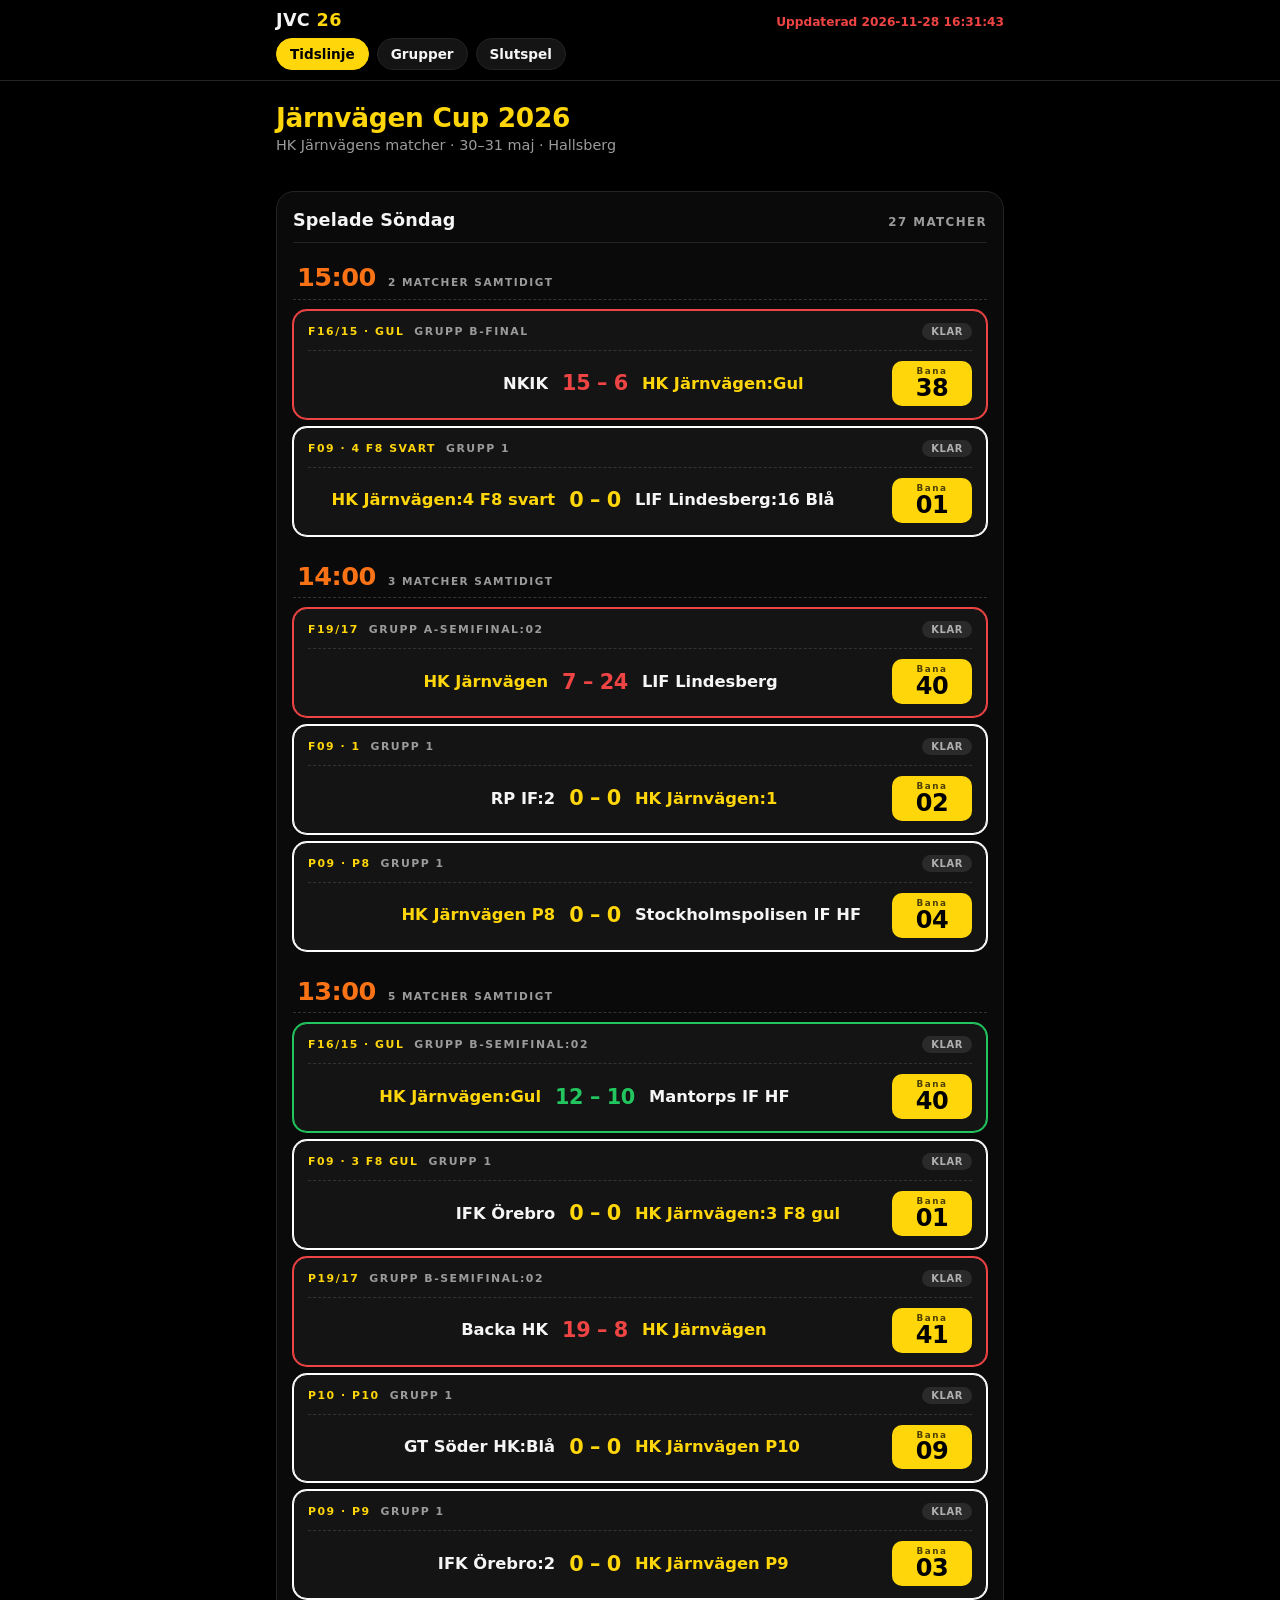
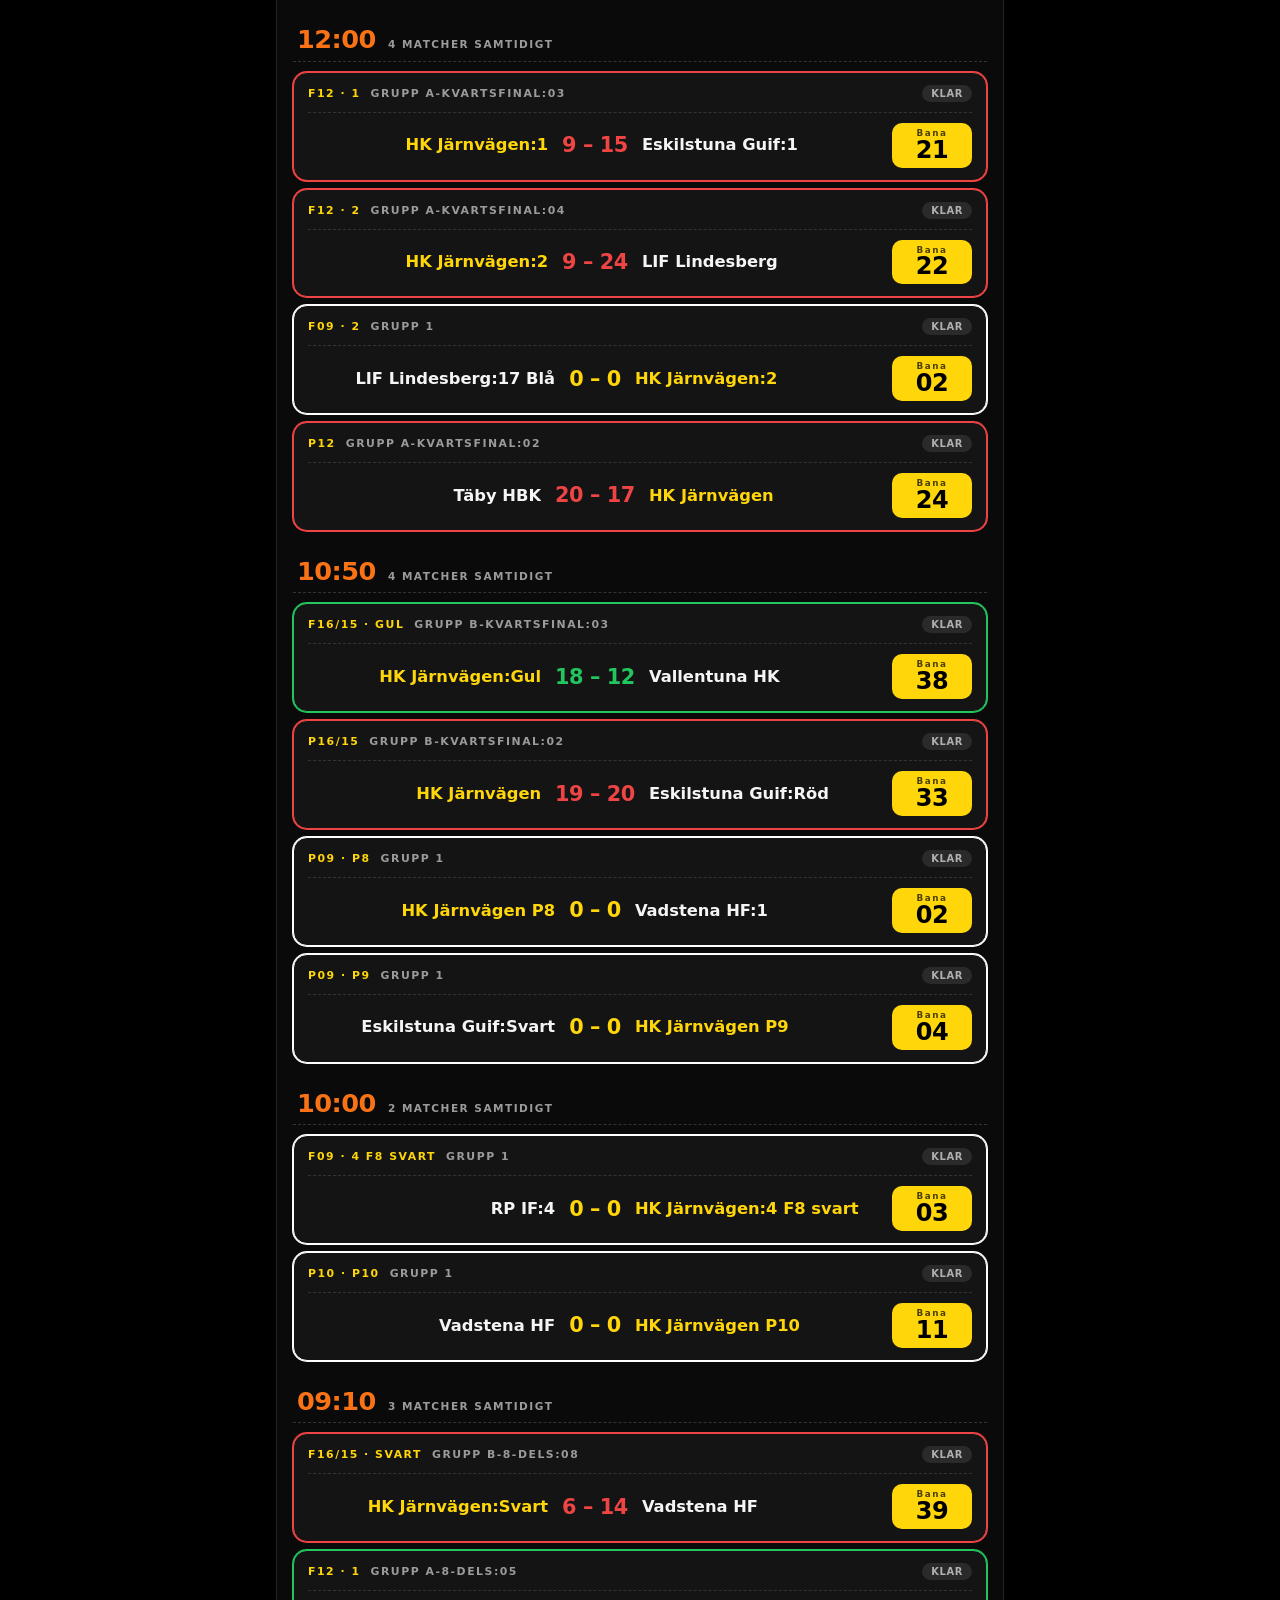
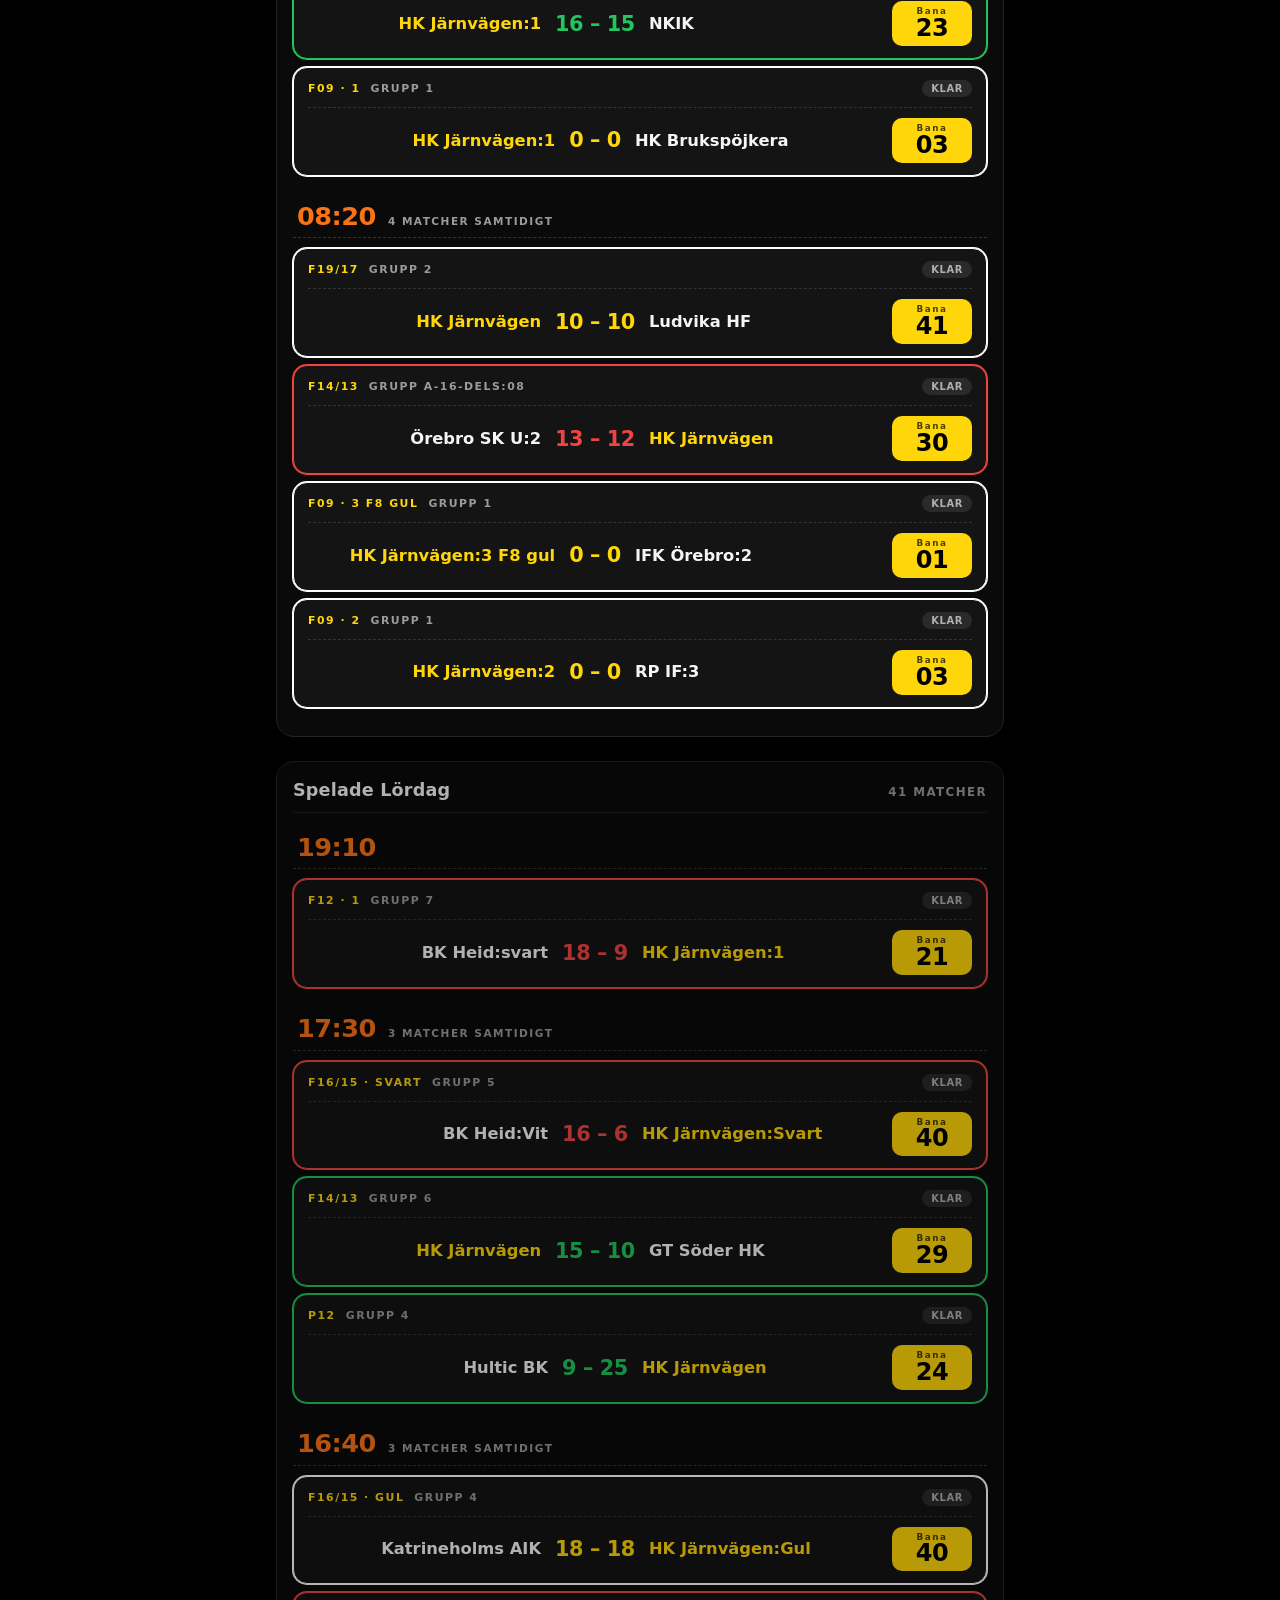
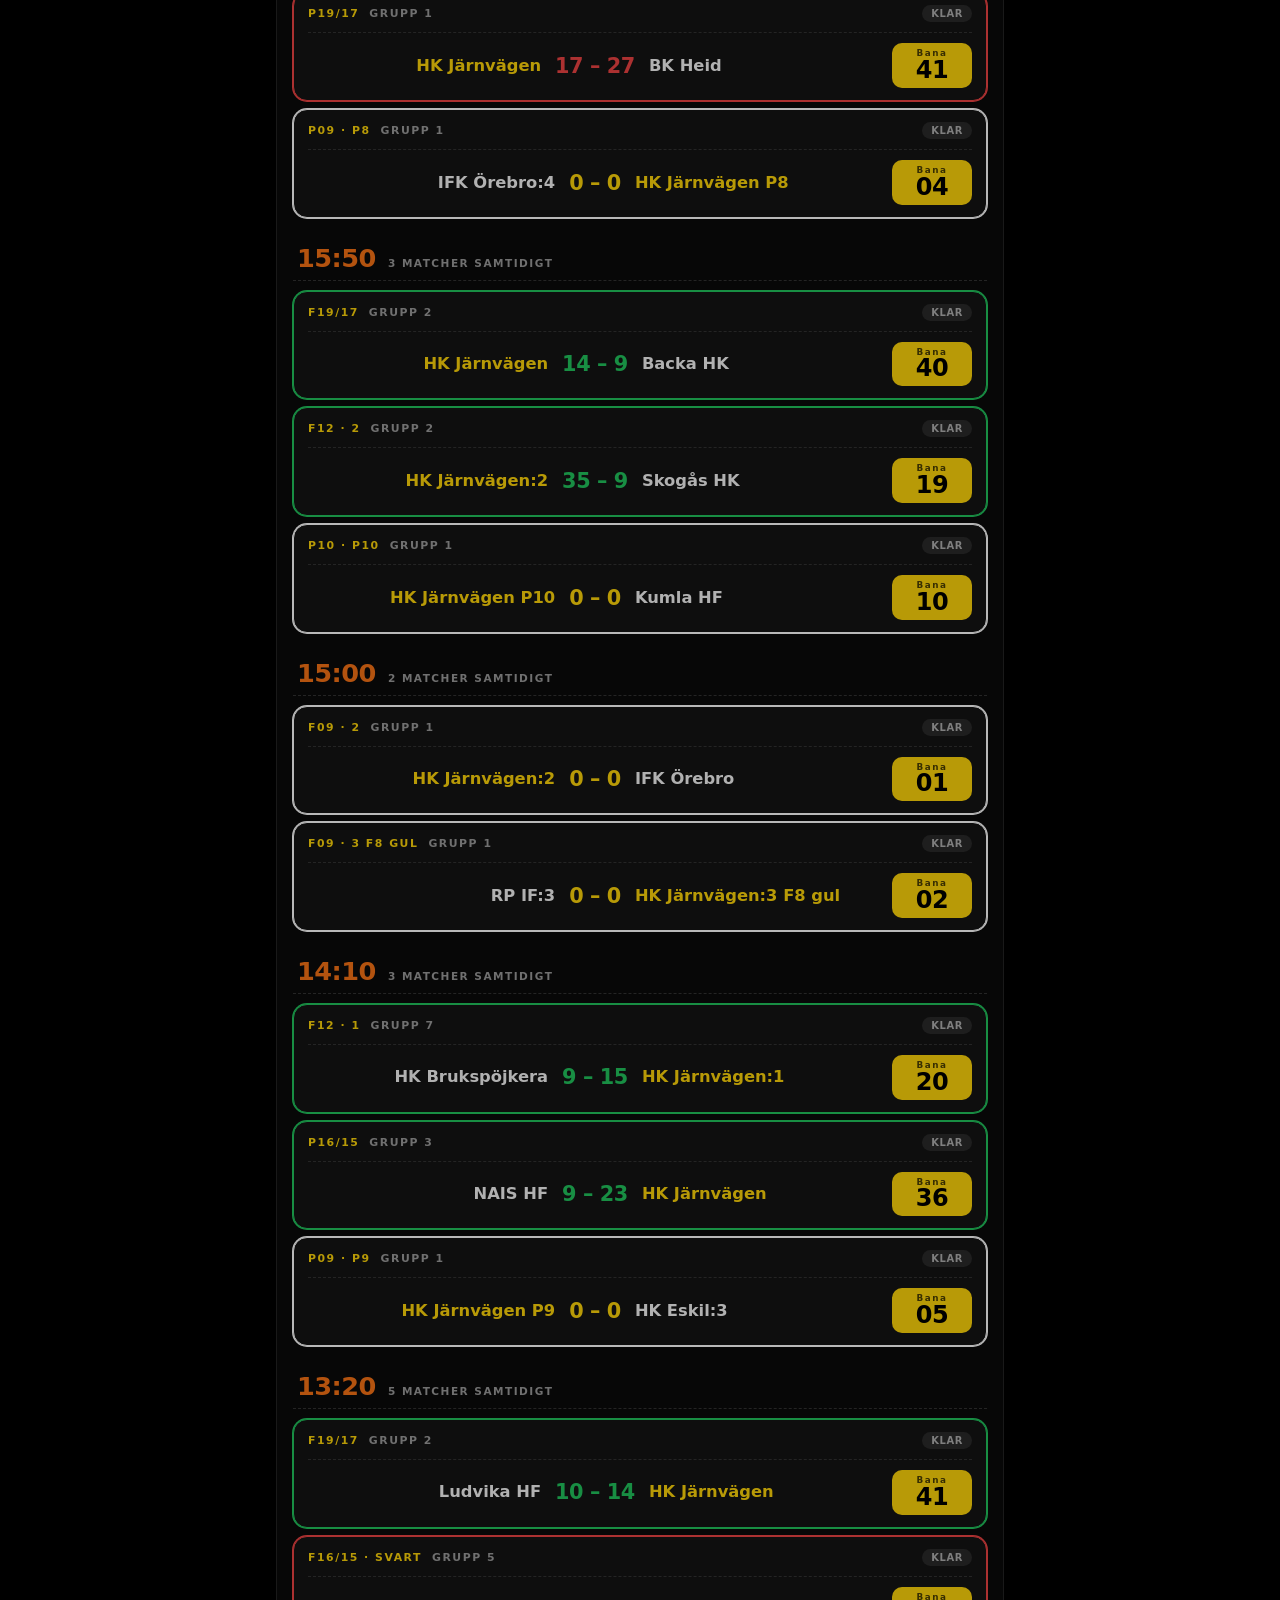
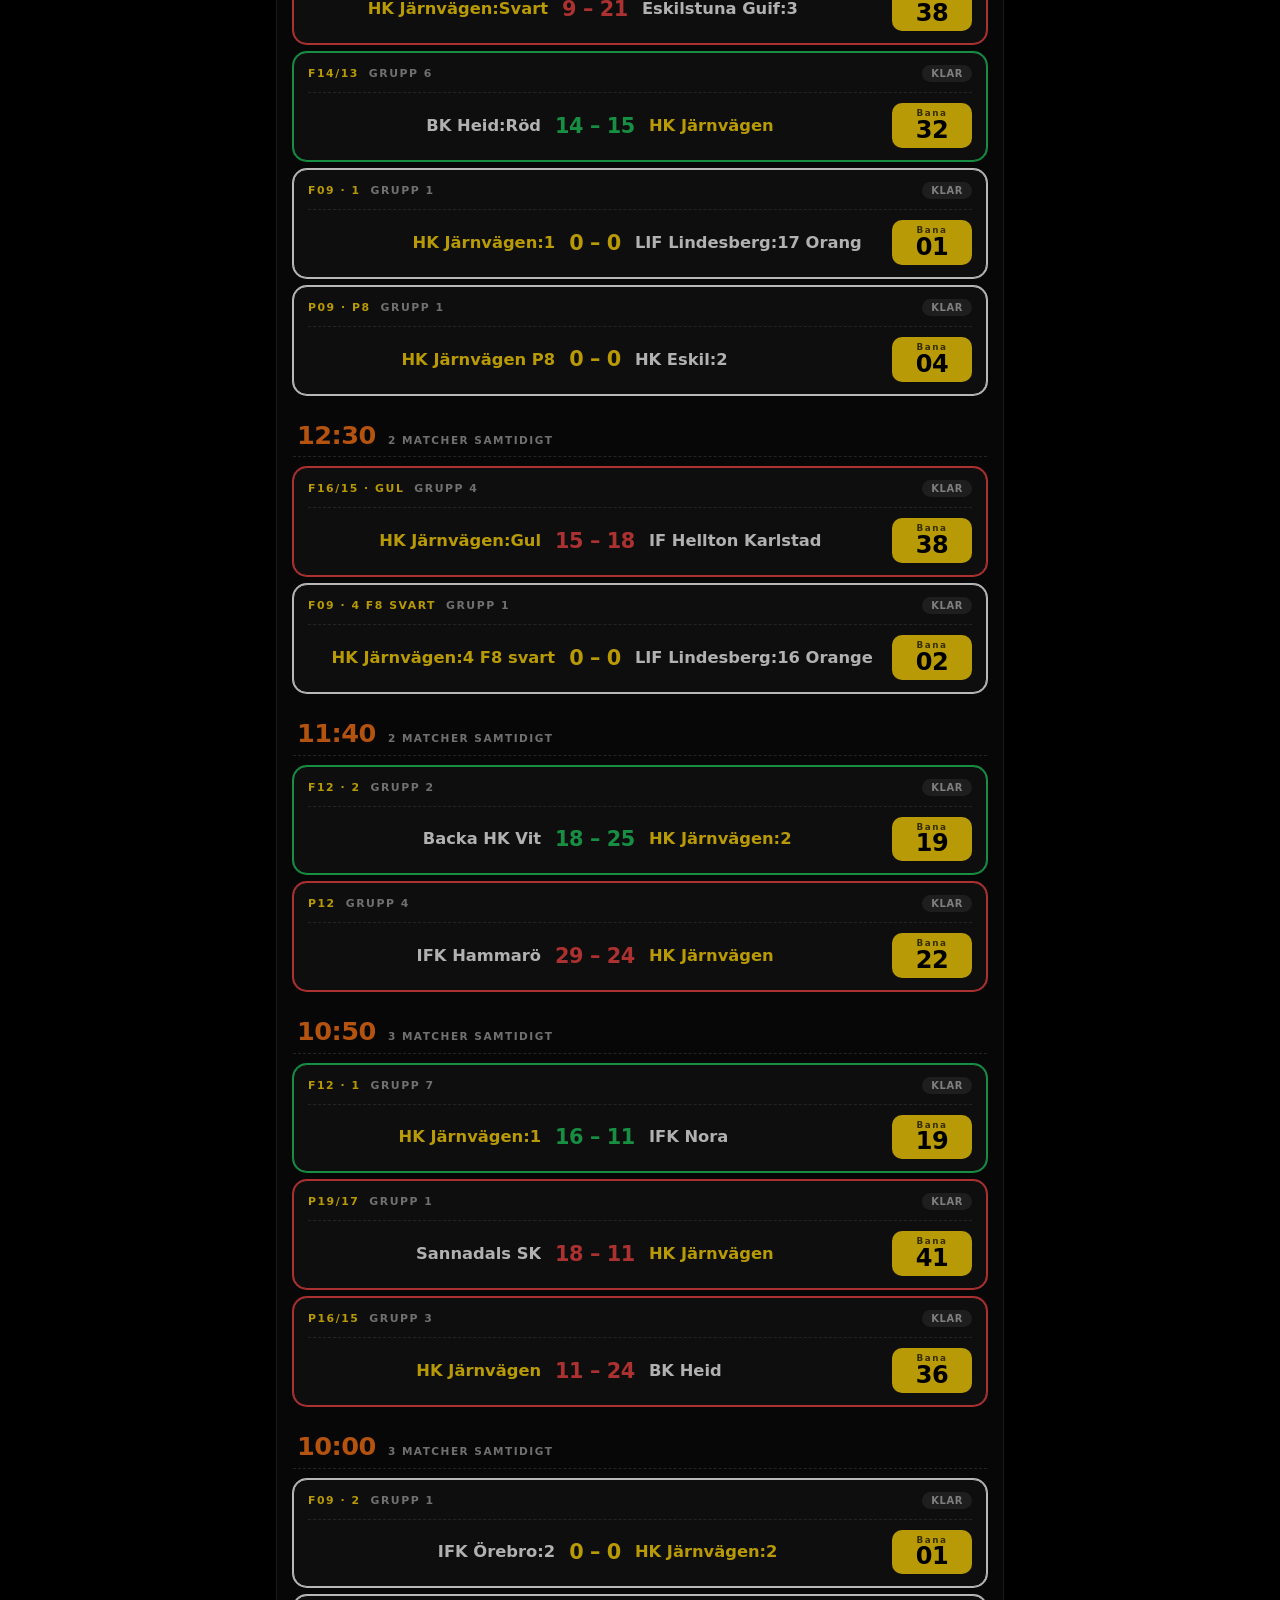
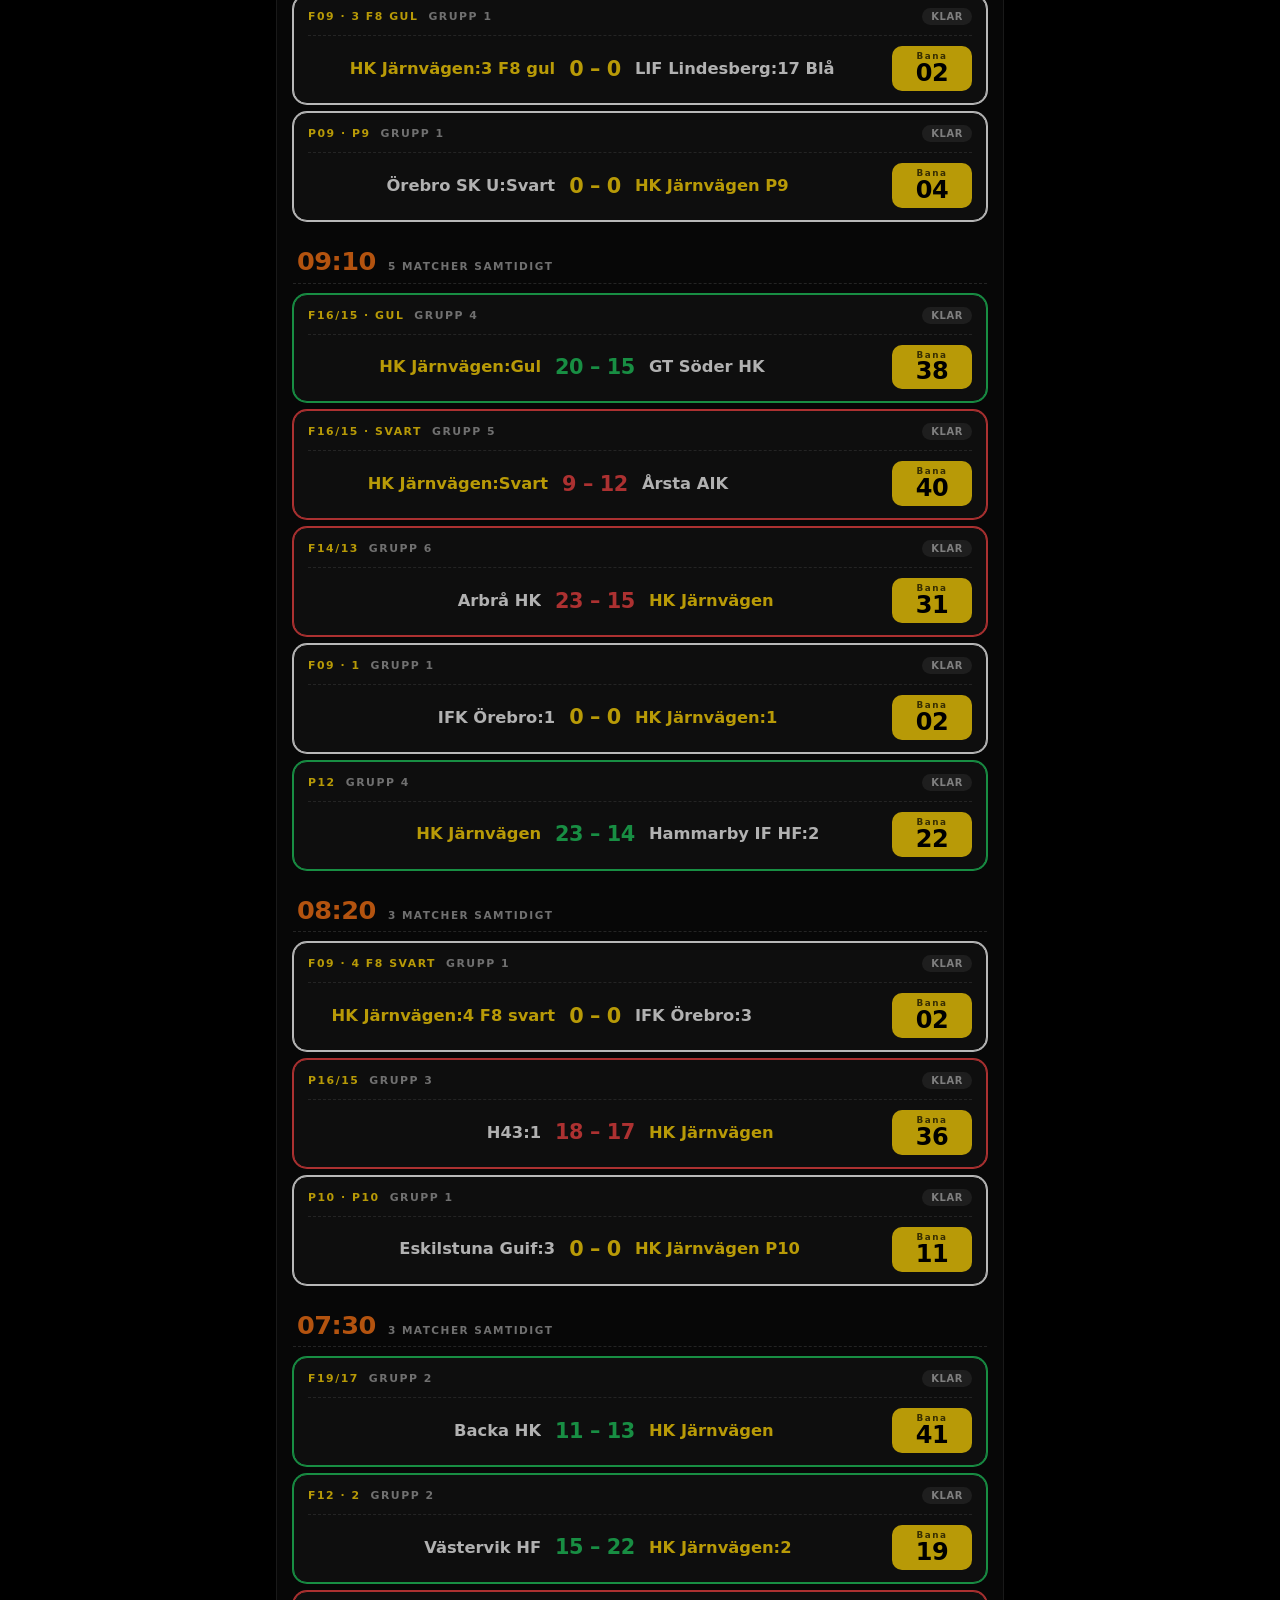
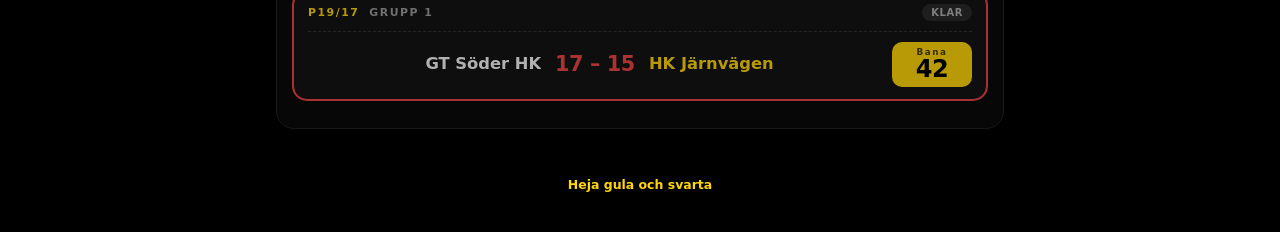
<file: site/index.html>
<!doctype html>
<html lang="sv">
<head>
  <meta charset="utf-8">
  <meta name="viewport" content="width=device-width, initial-scale=1, maximum-scale=1, viewport-fit=cover">
  <meta name="theme-color" content="#0b0b0f">
  <title>JVC 2026 · HK Järnvägens matcher</title>
  <link rel="stylesheet" href="styles.css">
</head>
<body>
  <header class="header">
    <div class="container">
      <div class="header-inner">
        <div class="brand">JVC <span class="accent">26</span></div>
        <div class="updated" id="updated">Laddar…</div>
      </div>
      <nav class="nav">
        <a href="index.html" class="active">Tidslinje</a>
        <a href="grupper.html">Grupper</a>
        <a href="slutspel.html">Slutspel</a>
      </nav>
    </div>
  </header>

  <main class="container">
    <section class="hero">
      <h1><span class="yellow">Järnvägen Cup 2026</span></h1>
      <div class="sub">HK Järnvägens matcher · 30–31 maj · Hallsberg</div>
    </section>

    <div class="next-banner" id="next-banner"></div>

    <div id="timeline"></div>
  </main>

  <footer class="footer">
    <div class="container"><span class="heja">Heja gula och svarta</span></div>
  </footer>

  <script src="teams.js"></script>
  <script src="app.js"></script>
  <script>JVC.bootTimeline();</script>
</body>
</html>
</file>
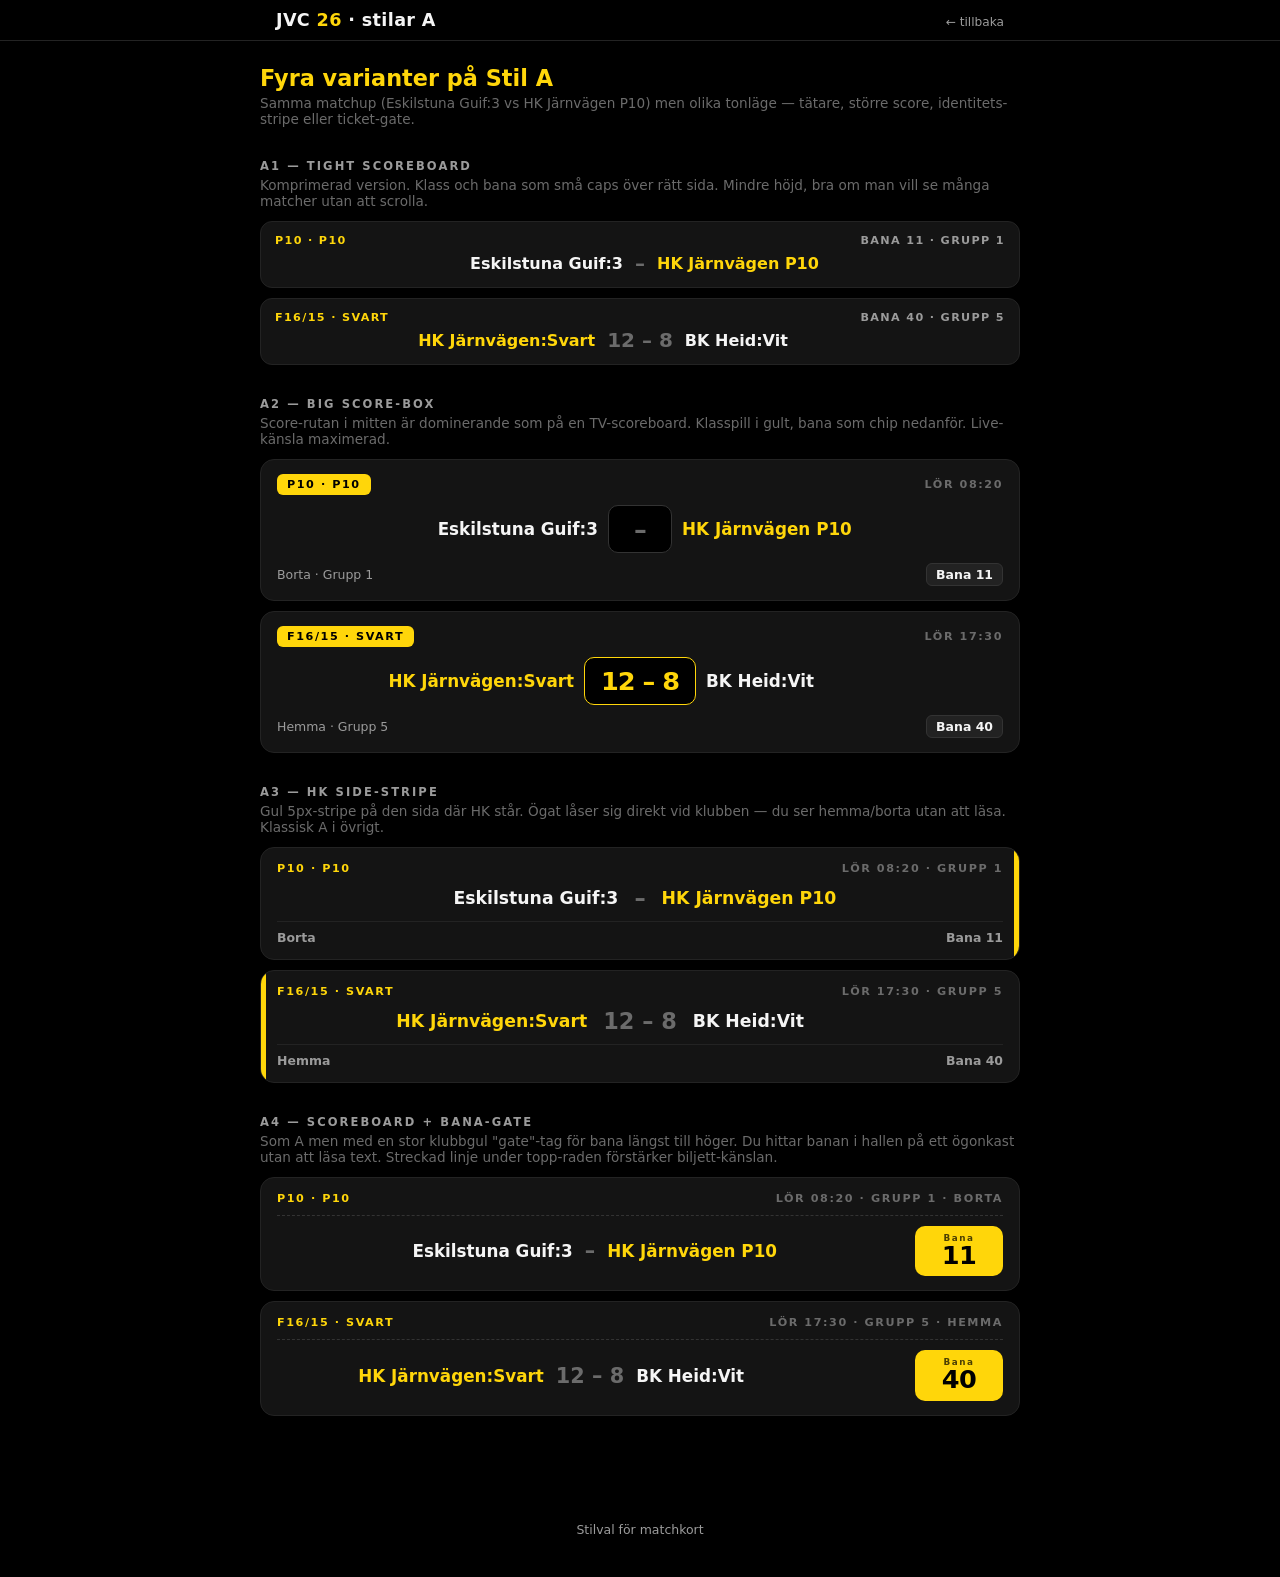
<file: site/demo.html>
<!doctype html>
<html lang="sv">
<head>
  <meta charset="utf-8">
  <meta name="viewport" content="width=device-width, initial-scale=1, maximum-scale=1, viewport-fit=cover">
  <meta name="theme-color" content="#0b0b0f">
  <title>Stilar · JVC 2026</title>
  <link rel="stylesheet" href="styles.css">
  <style>
    .demo { padding: 24px 0 60px; }
    .demo .label {
      font-size: 0.72rem;
      text-transform: uppercase;
      letter-spacing: 0.18em;
      color: var(--text-dim);
      font-weight: 800;
      margin: 32px 0 4px;
    }
    .demo .desc { font-size: 0.85rem; color: var(--text-very-dim); margin: 0 0 12px; }
    .demo h2 { font-size: 1.4rem; margin: 0 0 4px; color: var(--hk-yellow); }
    .demo .pair { display: flex; flex-direction: column; gap: 10px; margin-bottom: 6px; }

    /* ─── A1 — TIGHT SCOREBOARD (komprimerad A) ─── */
    .a1 {
      background: var(--bg-card);
      border: 1px solid var(--border);
      border-radius: 12px;
      padding: 12px 14px;
      display: grid;
      grid-template-columns: 1fr auto 1fr;
      grid-template-rows: auto auto;
      gap: 4px 12px;
      align-items: center;
    }
    .a1-class {
      grid-column: 1; grid-row: 1;
      font-size: 0.7rem; font-weight: 800; letter-spacing: 0.12em;
      color: var(--hk-yellow); text-transform: uppercase;
    }
    .a1-bana {
      grid-column: 3; grid-row: 1;
      font-size: 0.7rem; font-weight: 800; letter-spacing: 0.12em;
      color: var(--text-dim); text-transform: uppercase;
      text-align: right;
    }
    .a1-home { grid-column: 1; grid-row: 2; font-size: 1rem; font-weight: 800; text-align: right; overflow: hidden; text-overflow: ellipsis; }
    .a1-vs { grid-column: 2; grid-row: 2; font-size: 1.25rem; font-weight: 900; color: var(--text-very-dim); }
    .a1-away { grid-column: 3; grid-row: 2; font-size: 1rem; font-weight: 800; text-align: left; overflow: hidden; text-overflow: ellipsis; }
    .a1 .hk { color: var(--hk-yellow); }

    /* ─── A2 — BIG SCORE i mitten ─── */
    .a2 {
      background: var(--bg-card);
      border: 1px solid var(--border);
      border-radius: 14px;
      padding: 14px 16px;
      display: flex; flex-direction: column; gap: 10px;
    }
    .a2-top {
      display: flex; justify-content: space-between; align-items: center;
      font-size: 0.7rem; text-transform: uppercase; letter-spacing: 0.14em;
      color: var(--text-very-dim); font-weight: 800;
    }
    .a2-class-pill {
      background: var(--hk-yellow); color: #000;
      padding: 4px 10px; border-radius: 6px; font-weight: 900;
    }
    .a2-matchup {
      display: grid;
      grid-template-columns: 1fr auto 1fr;
      gap: 10px; align-items: stretch;
    }
    .a2-team {
      font-size: 1.05rem; font-weight: 800; line-height: 1.2;
      display: flex; align-items: center;
      overflow: hidden; text-overflow: ellipsis;
    }
    .a2-team.home { justify-content: flex-end; text-align: right; }
    .a2-team.away { justify-content: flex-start; text-align: left; }
    .a2-team.hk { color: var(--hk-yellow); }
    .a2-score {
      background: #000;
      border: 1px solid var(--border-strong);
      border-radius: 10px;
      padding: 8px 16px;
      font-size: 1.6rem; font-weight: 900;
      color: var(--text-very-dim);
      letter-spacing: -0.04em;
      min-width: 64px; text-align: center;
    }
    .a2-bottom {
      display: flex; justify-content: space-between; align-items: center;
      font-size: 0.78rem; color: var(--text-dim);
    }
    .a2-bana-chip {
      background: rgba(255,255,255,0.06);
      border: 1px solid var(--border-strong);
      padding: 3px 9px; border-radius: 6px;
      color: var(--text); font-weight: 800;
    }

    /* ─── A3 — HK SIDE-STRIPE ─── */
    .a3 {
      background: var(--bg-card);
      border: 1px solid var(--border);
      border-radius: 14px;
      padding: 14px 16px;
      display: flex; flex-direction: column; gap: 10px;
      position: relative;
      overflow: hidden;
    }
    .a3.away::after {
      content: ""; position: absolute;
      top: 0; right: 0; bottom: 0; width: 5px;
      background: var(--hk-yellow);
    }
    .a3.home::after {
      content: ""; position: absolute;
      top: 0; left: 0; bottom: 0; width: 5px;
      background: var(--hk-yellow);
    }
    .a3-top {
      display: flex; justify-content: space-between; align-items: center;
      font-size: 0.7rem; text-transform: uppercase; letter-spacing: 0.14em;
      color: var(--text-very-dim); font-weight: 800;
    }
    .a3-class { color: var(--hk-yellow); }
    .a3-matchup {
      display: grid;
      grid-template-columns: 1fr auto 1fr;
      gap: 12px; align-items: center;
    }
    .a3-team {
      font-size: 1.08rem; font-weight: 800; line-height: 1.2;
      overflow: hidden; text-overflow: ellipsis;
    }
    .a3-team.home { text-align: right; }
    .a3-team.away { text-align: left; }
    .a3-team.hk { color: var(--hk-yellow); }
    .a3-vs {
      font-size: 1.4rem; font-weight: 900; color: var(--text-very-dim);
      padding: 0 4px;
    }
    .a3-bottom {
      display: flex; justify-content: space-between; align-items: center;
      padding-top: 8px; border-top: 1px solid var(--border);
      font-size: 0.78rem; color: var(--text-dim); font-weight: 700;
    }

    /* ─── A4 — TICKET-SCOREBOARD ─── */
    .a4 {
      background: var(--bg-card);
      border: 1px solid var(--border);
      border-radius: 14px;
      padding: 14px 16px 14px;
      display: flex; flex-direction: column; gap: 10px;
      position: relative;
    }
    .a4-top {
      display: flex; justify-content: space-between; align-items: center;
      font-size: 0.7rem; text-transform: uppercase; letter-spacing: 0.14em;
      color: var(--text-very-dim); font-weight: 800;
      padding-bottom: 10px;
      border-bottom: 1.5px dashed var(--border-strong);
    }
    .a4-class { color: var(--hk-yellow); font-weight: 900; }
    .a4-matchup {
      display: grid;
      grid-template-columns: 1fr auto 1fr 88px;
      gap: 12px; align-items: center;
    }
    .a4-team {
      font-size: 1.05rem; font-weight: 800; line-height: 1.2;
      overflow: hidden; text-overflow: ellipsis;
    }
    .a4-team.home { text-align: right; }
    .a4-team.away { text-align: left; }
    .a4-team.hk { color: var(--hk-yellow); }
    .a4-vs { font-size: 1.3rem; font-weight: 900; color: var(--text-very-dim); }
    .a4-gate {
      grid-column: 4;
      background: var(--hk-yellow);
      color: #000;
      border-radius: 10px;
      padding: 8px 4px;
      display: flex; flex-direction: column; align-items: center;
      line-height: 1;
    }
    .a4-gate .gate-label { font-size: 0.55rem; font-weight: 800; letter-spacing: 0.18em; opacity: 0.7; }
    .a4-gate .gate-num { font-size: 1.6rem; font-weight: 900; letter-spacing: -0.02em; }

    @media (max-width: 480px) {
      .a4-matchup { grid-template-columns: 1fr auto 1fr 72px; gap: 8px; }
      .a4-gate { padding: 6px 4px; }
      .a4-gate .gate-num { font-size: 1.35rem; }
      .a2-score { font-size: 1.4rem; padding: 6px 12px; min-width: 56px; }
      .a1, .a2, .a3, .a4 { padding: 12px 13px; }
    }
  </style>
</head>
<body>
  <header class="header">
    <div class="container">
      <div class="header-inner">
        <div class="brand">JVC <span class="accent">26</span> · stilar A</div>
        <a class="updated" href="index.html">← tillbaka</a>
      </div>
    </div>
  </header>

  <main class="container demo">
    <h2>Fyra varianter på Stil A</h2>
    <p class="desc">Samma matchup (Eskilstuna Guif:3 vs HK Järnvägen P10) men olika tonläge — tätare, större score, identitets-stripe eller ticket-gate.</p>

    <!-- A1: TIGHT -->
    <div class="label">A1 — Tight scoreboard</div>
    <p class="desc">Komprimerad version. Klass och bana som små caps över rätt sida. Mindre höjd, bra om man vill se många matcher utan att scrolla.</p>
    <div class="pair">
      <div class="a1">
        <div class="a1-class">P10 · P10</div>
        <div class="a1-bana">Bana 11 · Grupp 1</div>
        <div class="a1-home">Eskilstuna Guif:3</div>
        <div class="a1-vs">–</div>
        <div class="a1-away hk">HK Järnvägen P10</div>
      </div>
      <div class="a1">
        <div class="a1-class">F16/15 · Svart</div>
        <div class="a1-bana">Bana 40 · Grupp 5</div>
        <div class="a1-home hk">HK Järnvägen:Svart</div>
        <div class="a1-vs">12 – 8</div>
        <div class="a1-away">BK Heid:Vit</div>
      </div>
    </div>

    <!-- A2: BIG SCORE -->
    <div class="label">A2 — Big score-box</div>
    <p class="desc">Score-rutan i mitten är dominerande som på en TV-scoreboard. Klasspill i gult, bana som chip nedanför. Live-känsla maximerad.</p>
    <div class="pair">
      <div class="a2">
        <div class="a2-top">
          <span class="a2-class-pill">P10 · P10</span>
          <span>Lör 08:20</span>
        </div>
        <div class="a2-matchup">
          <div class="a2-team home">Eskilstuna Guif:3</div>
          <div class="a2-score">–</div>
          <div class="a2-team away hk">HK Järnvägen P10</div>
        </div>
        <div class="a2-bottom">
          <span>Borta · Grupp 1</span>
          <span class="a2-bana-chip">Bana 11</span>
        </div>
      </div>
      <div class="a2">
        <div class="a2-top">
          <span class="a2-class-pill">F16/15 · Svart</span>
          <span>Lör 17:30</span>
        </div>
        <div class="a2-matchup">
          <div class="a2-team home hk">HK Järnvägen:Svart</div>
          <div class="a2-score" style="color:var(--hk-yellow);border-color:var(--hk-yellow);">12 – 8</div>
          <div class="a2-team away">BK Heid:Vit</div>
        </div>
        <div class="a2-bottom">
          <span>Hemma · Grupp 5</span>
          <span class="a2-bana-chip">Bana 40</span>
        </div>
      </div>
    </div>

    <!-- A3: SIDE STRIPE -->
    <div class="label">A3 — HK side-stripe</div>
    <p class="desc">Gul 5px-stripe på den sida där HK står. Ögat låser sig direkt vid klubben — du ser hemma/borta utan att läsa. Klassisk A i övrigt.</p>
    <div class="pair">
      <div class="a3 away">
        <div class="a3-top">
          <span class="a3-class">P10 · P10</span>
          <span>Lör 08:20 · Grupp 1</span>
        </div>
        <div class="a3-matchup">
          <div class="a3-team home">Eskilstuna Guif:3</div>
          <div class="a3-vs">–</div>
          <div class="a3-team away hk">HK Järnvägen P10</div>
        </div>
        <div class="a3-bottom">
          <span>Borta</span>
          <span>Bana 11</span>
        </div>
      </div>
      <div class="a3 home">
        <div class="a3-top">
          <span class="a3-class">F16/15 · Svart</span>
          <span>Lör 17:30 · Grupp 5</span>
        </div>
        <div class="a3-matchup">
          <div class="a3-team home hk">HK Järnvägen:Svart</div>
          <div class="a3-vs">12 – 8</div>
          <div class="a3-team away">BK Heid:Vit</div>
        </div>
        <div class="a3-bottom">
          <span>Hemma</span>
          <span>Bana 40</span>
        </div>
      </div>
    </div>

    <!-- A4: TICKET-GATE -->
    <div class="label">A4 — Scoreboard + bana-gate</div>
    <p class="desc">Som A men med en stor klubbgul "gate"-tag för bana längst till höger. Du hittar banan i hallen på ett ögonkast utan att läsa text. Streckad linje under topp-raden förstärker biljett-känslan.</p>
    <div class="pair">
      <div class="a4">
        <div class="a4-top">
          <span class="a4-class">P10 · P10</span>
          <span>Lör 08:20 · Grupp 1 · borta</span>
        </div>
        <div class="a4-matchup">
          <div class="a4-team home">Eskilstuna Guif:3</div>
          <div class="a4-vs">–</div>
          <div class="a4-team away hk">HK Järnvägen P10</div>
          <div class="a4-gate">
            <div class="gate-label">Bana</div>
            <div class="gate-num">11</div>
          </div>
        </div>
      </div>
      <div class="a4">
        <div class="a4-top">
          <span class="a4-class">F16/15 · Svart</span>
          <span>Lör 17:30 · Grupp 5 · hemma</span>
        </div>
        <div class="a4-matchup">
          <div class="a4-team home hk">HK Järnvägen:Svart</div>
          <div class="a4-vs">12 – 8</div>
          <div class="a4-team away">BK Heid:Vit</div>
          <div class="a4-gate">
            <div class="gate-label">Bana</div>
            <div class="gate-num">40</div>
          </div>
        </div>
      </div>
    </div>

  </main>

  <footer class="footer">
    <div class="container">Stilval för matchkort</div>
  </footer>
</body>
</html>
</file>
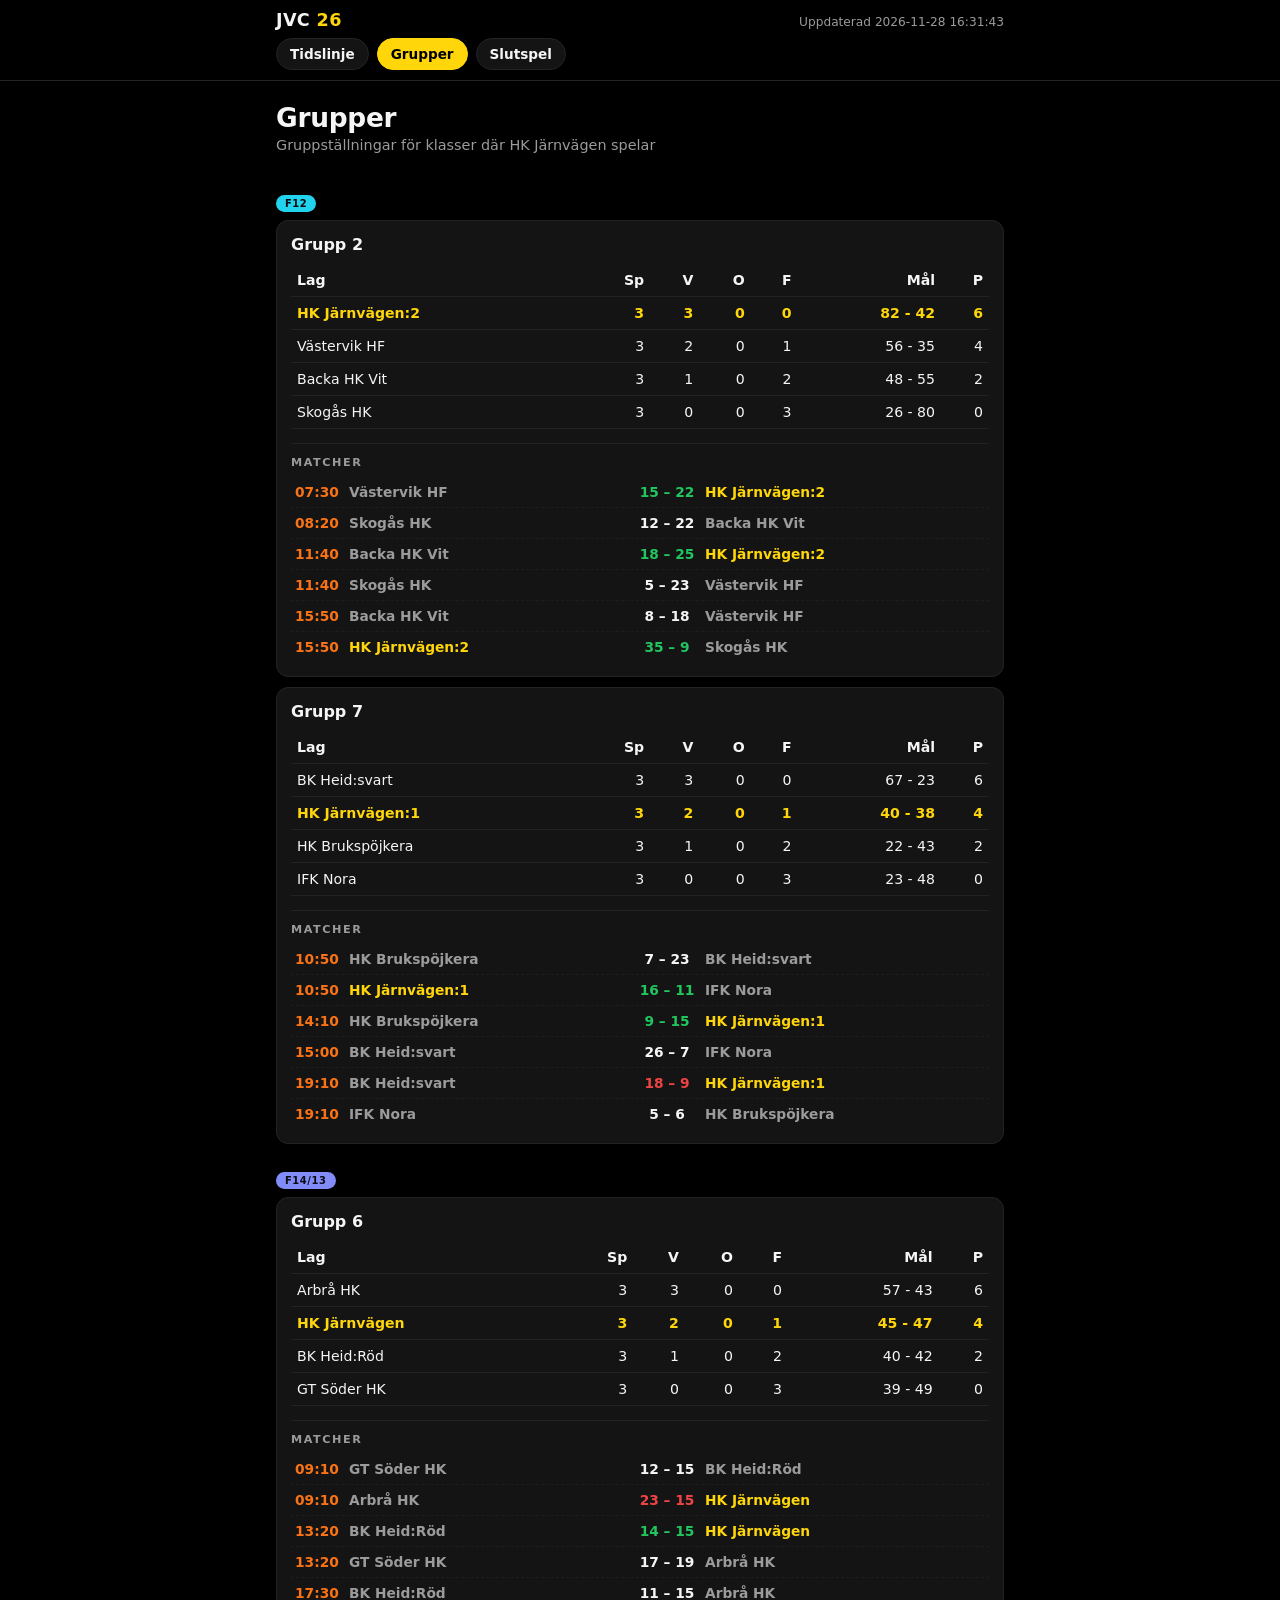
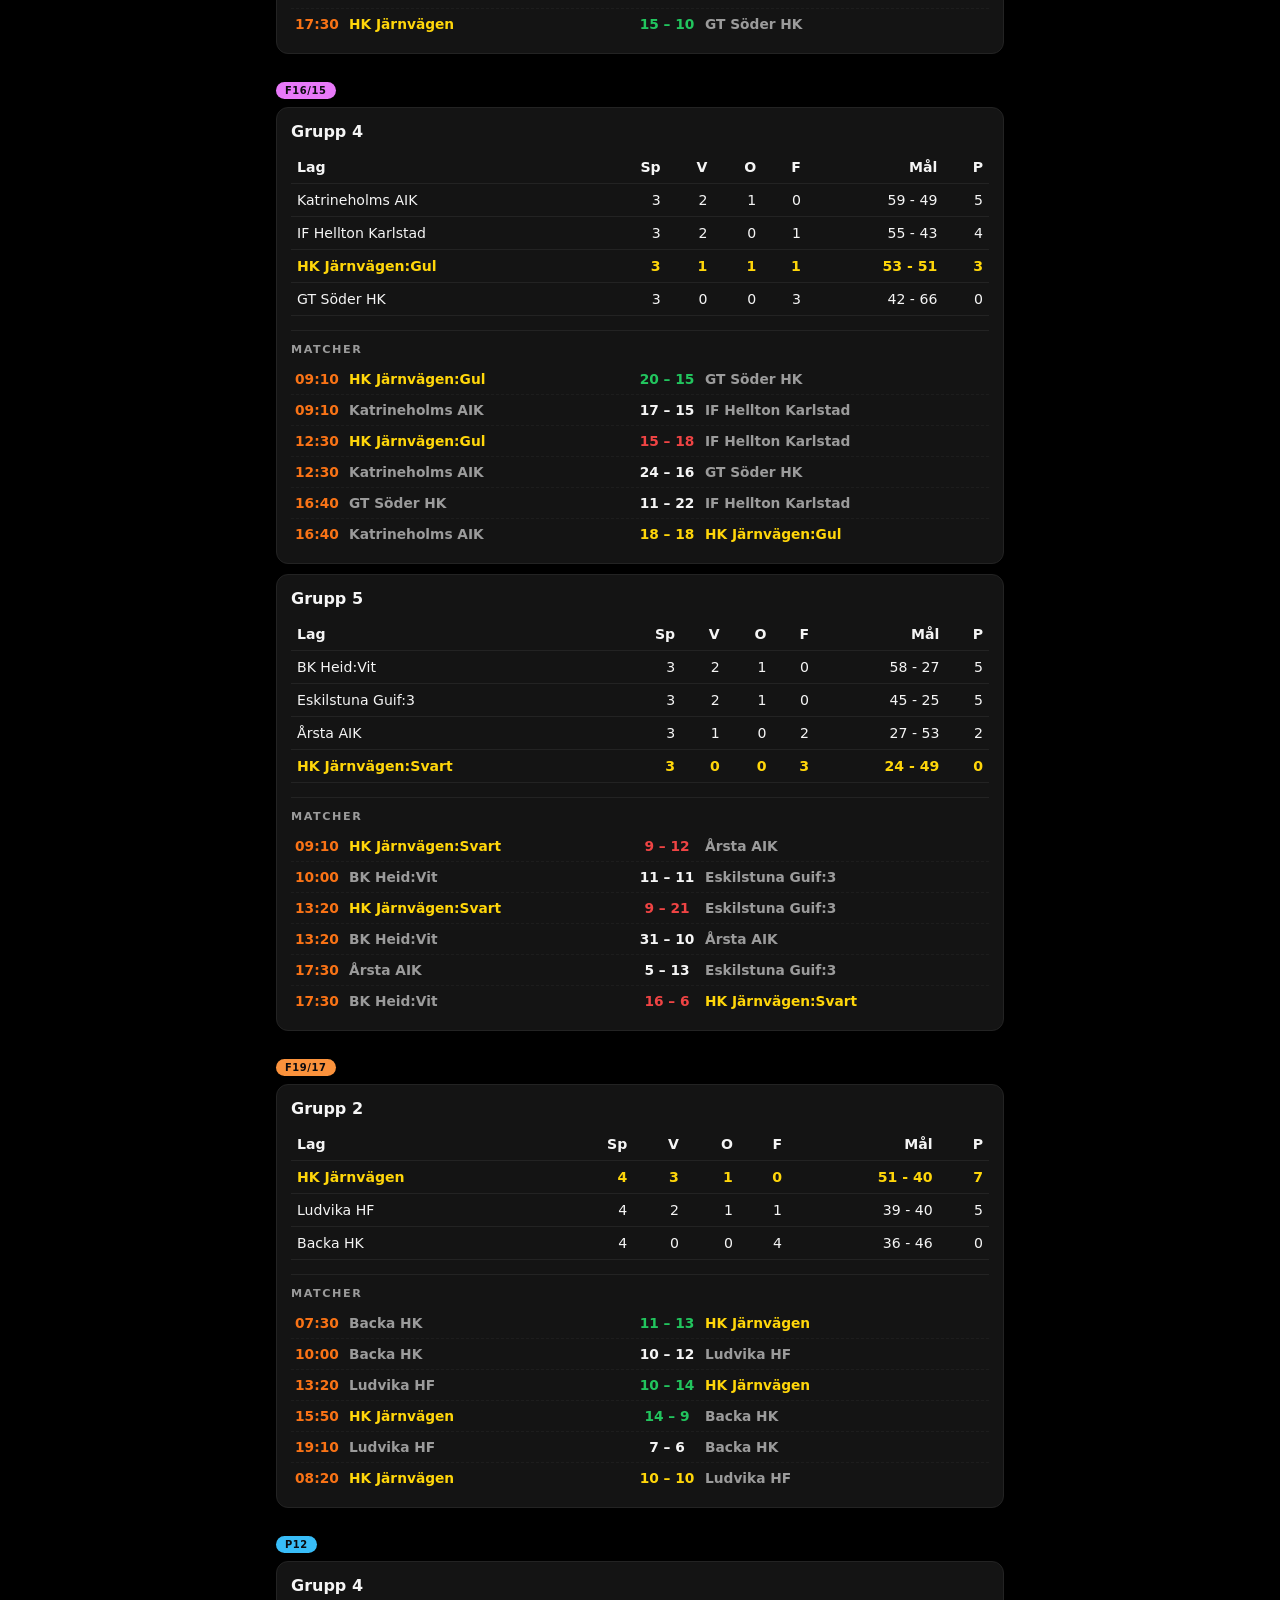
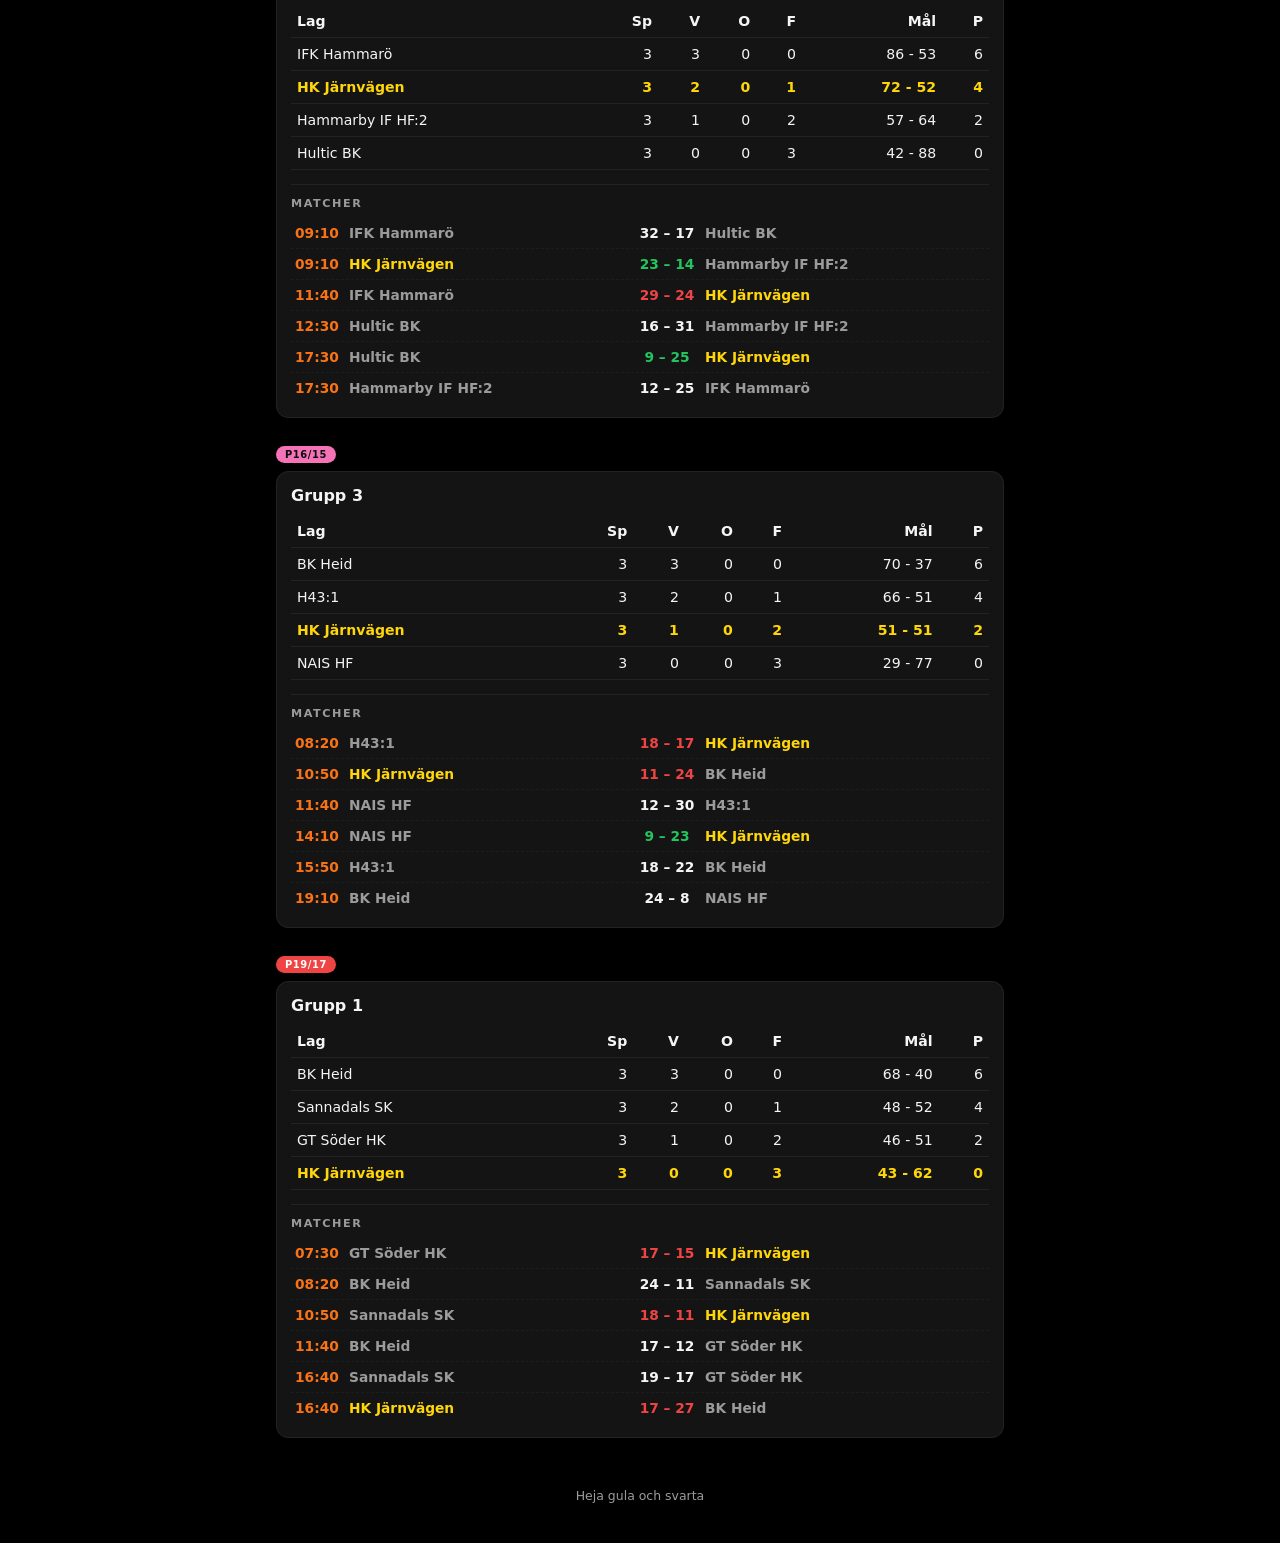
<file: site/grupper.html>
<!doctype html>
<html lang="sv">
<head>
  <meta charset="utf-8">
  <meta name="viewport" content="width=device-width, initial-scale=1, maximum-scale=1, viewport-fit=cover">
  <meta name="theme-color" content="#0b0b0f">
  <title>Grupper · JVC 2026</title>
  <link rel="stylesheet" href="styles.css">
</head>
<body>
  <header class="header">
    <div class="container">
      <div class="header-inner">
        <div class="brand">JVC <span class="accent">26</span></div>
        <div class="updated" id="updated">Laddar…</div>
      </div>
      <nav class="nav">
        <a href="index.html">Tidslinje</a>
        <a href="grupper.html" class="active">Grupper</a>
        <a href="slutspel.html">Slutspel</a>
      </nav>
    </div>
  </header>

  <main class="container">
    <section class="hero">
      <h1>Grupper</h1>
      <div class="sub">Gruppställningar för klasser där HK Järnvägen spelar</div>
    </section>

    <div id="content"><div class="empty">Laddar…</div></div>
  </main>

  <footer class="footer">
    <div class="container">Heja gula och svarta</div>
  </footer>

  <script src="teams.js"></script>
  <script src="app.js"></script>
  <script>
    (async function() {
      const content = JVC.$("#content");
      const updated = JVC.$("#updated");
      try {
        const [groups, meta] = await Promise.all([
          JVC.fetchJson("groups.json"),
          JVC.fetchJson("last_updated.json"),
        ]);
        updated.textContent = `Uppdaterad ${JVC.fmtRelative(meta.iso)}`;
        content.innerHTML = "";
        const klasses = (groups.classes || []).filter(c => (c.groups || []).length > 0);
        if (!klasses.length) {
          content.innerHTML = '<div class="empty">Inga gruppställningar publicerade än.</div>';
          return;
        }
        for (const klass of klasses) {
          const color = window.JVC_TEAMS.classColor(klass.klass);
          const title = JVC.el("div", { class: "section-title" });
          title.innerHTML = `<span class="badge" style="background:${color.bg};color:${color.fg};">${klass.klass}</span>`;
          content.appendChild(title);
          for (const g of klass.groups) {
            const card = JVC.el("div", { class: "standings" });
            card.appendChild(JVC.el("h3", { text: `Grupp ${g.grupp}` }));

            // Tabell
            if (!g.table || !g.table.length) {
              card.appendChild(JVC.el("div", { class: "empty", text: "Inga ställningar än." }));
            } else {
              const tbl = JVC.el("table");
              tbl.innerHTML = `<thead><tr><th>Lag</th><th>Sp</th><th>V</th><th>O</th><th>F</th><th>Mål</th><th>P</th></tr></thead>`;
              const tb = JVC.el("tbody");
              for (const r of g.table) {
                const tr = JVC.el("tr");
                const isHk = /järnvägen/i.test(r.lag || "");
                if (isHk) tr.classList.add("is-hk");
                tr.innerHTML = `<td>${r.lag}</td><td>${r.antal_spelade}</td><td>${r.vinster}</td><td>${r.oavgjorda}</td><td>${r.forluster}</td><td>${r.mal}</td><td>${r.poang}</td>`;
                tb.appendChild(tr);
              }
              tbl.appendChild(tb);
              card.appendChild(tbl);
            }

            // Alla matcher i gruppen (inkl. icke-HK)
            const grpMatches = (g.matches || []).slice().sort((a, b) =>
              (a.iso_start || "").localeCompare(b.iso_start || "")
            );
            if (grpMatches.length) {
              const mWrap = JVC.el("div", { class: "group-matches" });
              mWrap.appendChild(JVC.el("h4", { text: "Matcher", class: "group-matches-title" }));
              for (const m of grpMatches) {
                const isHomeHk = /järnvägen/i.test(m.hemmalag || "");
                const isAwayHk = /järnvägen/i.test(m.bortalag || "");
                const score = m.resultat ? m.resultat.replace("-", " – ") : "–";
                let scoreClass = "pending";
                if (m.resultat) {
                  // bestäm vinst/förlust ur HK:s perspektiv (om HK är med); annars neutralt
                  const sc = JVC.parseScore(m.resultat);
                  if (sc) {
                    if (isHomeHk || isAwayHk) {
                      const hk = isHomeHk ? sc.home : sc.away;
                      const op = isHomeHk ? sc.away : sc.home;
                      scoreClass = hk > op ? "win" : hk < op ? "loss" : "draw";
                    } else {
                      scoreClass = "neutral";  // bara visa siffrorna i grått
                    }
                  }
                }
                const row = JVC.el("div", { class: "group-match" });
                row.innerHTML = `
                  <span class="gm-tid">${m.tid || "?"}</span>
                  <span class="gm-team ${isHomeHk ? "hk" : ""}">${m.hemmalag}</span>
                  <span class="gm-score ${scoreClass}">${score}</span>
                  <span class="gm-team ${isAwayHk ? "hk" : ""}">${m.bortalag}</span>
                `;
                mWrap.appendChild(row);
              }
              card.appendChild(mWrap);
            }

            content.appendChild(card);
          }
        }
      } catch (e) {
        console.error(e);
        content.innerHTML = `<div class="empty">Kunde inte ladda data.<br><small>${e.message}</small></div>`;
      }
    })();
  </script>
</body>
</html>
</file>
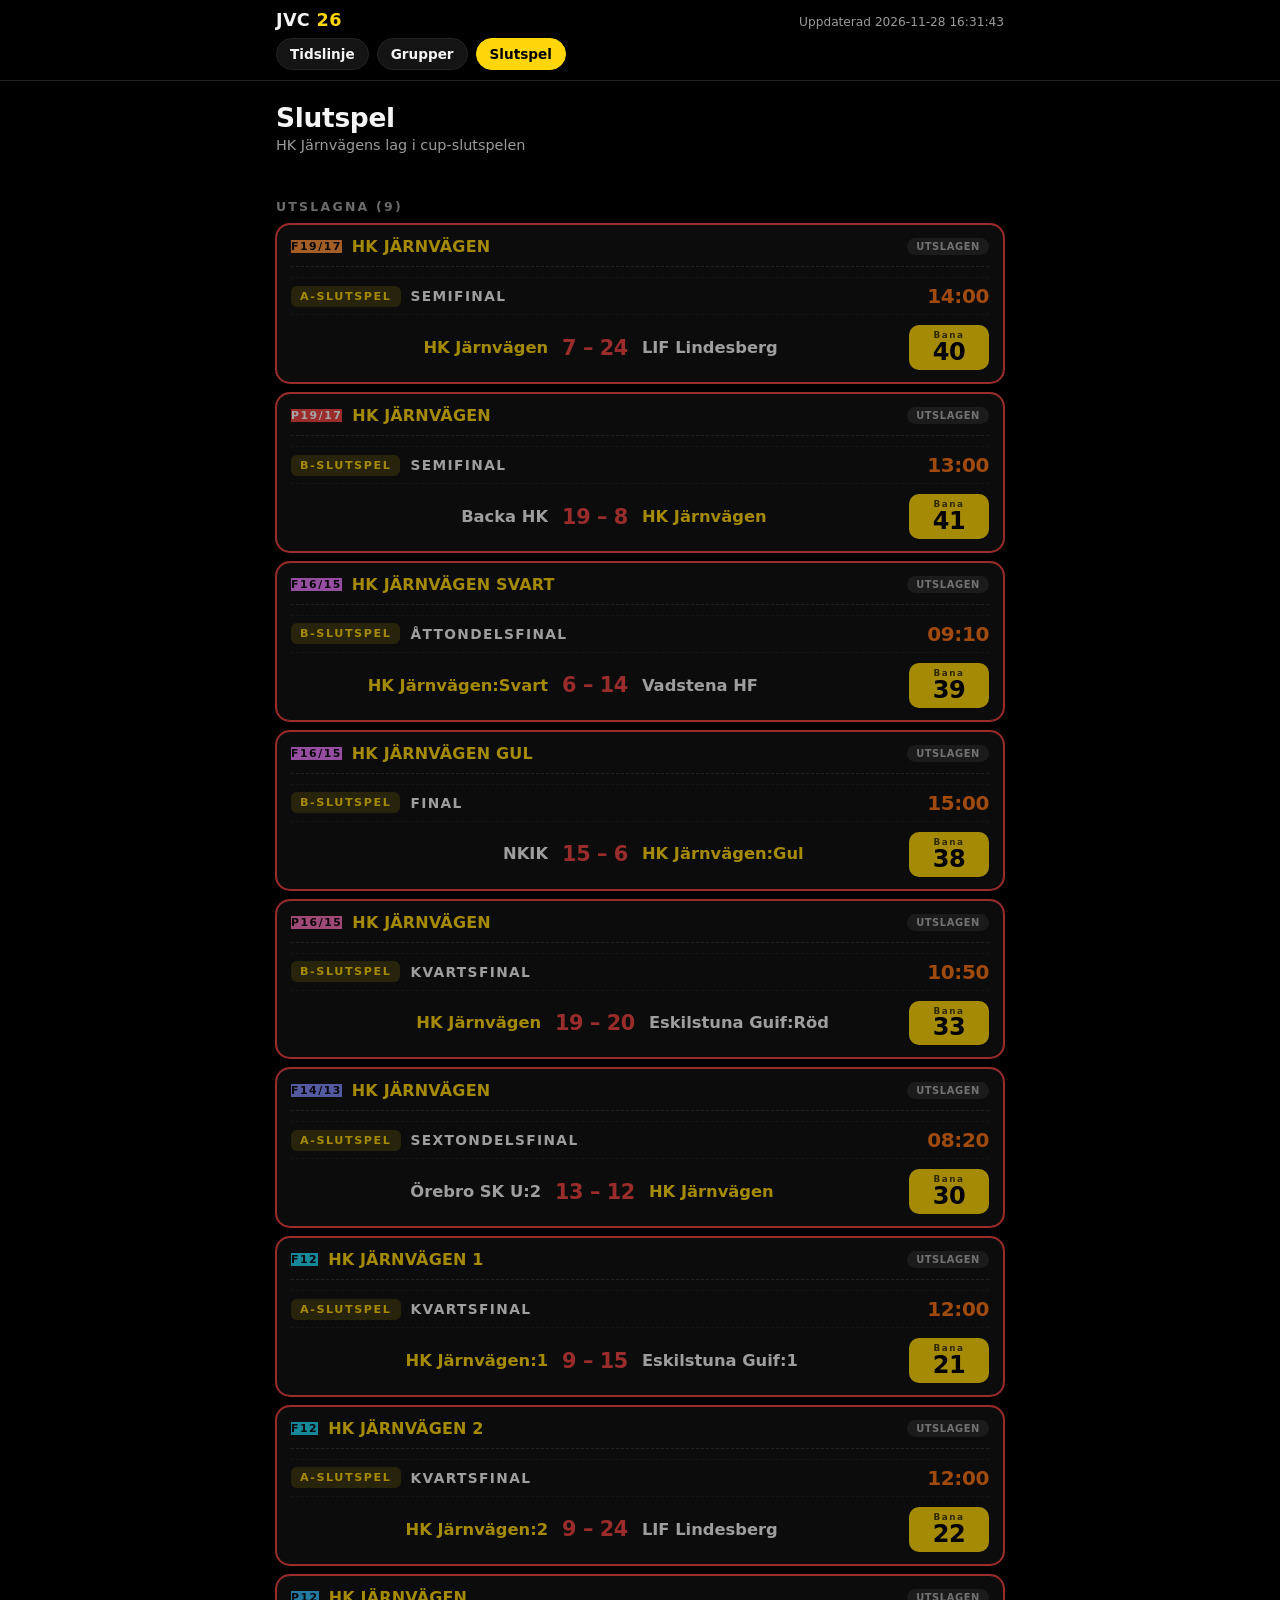
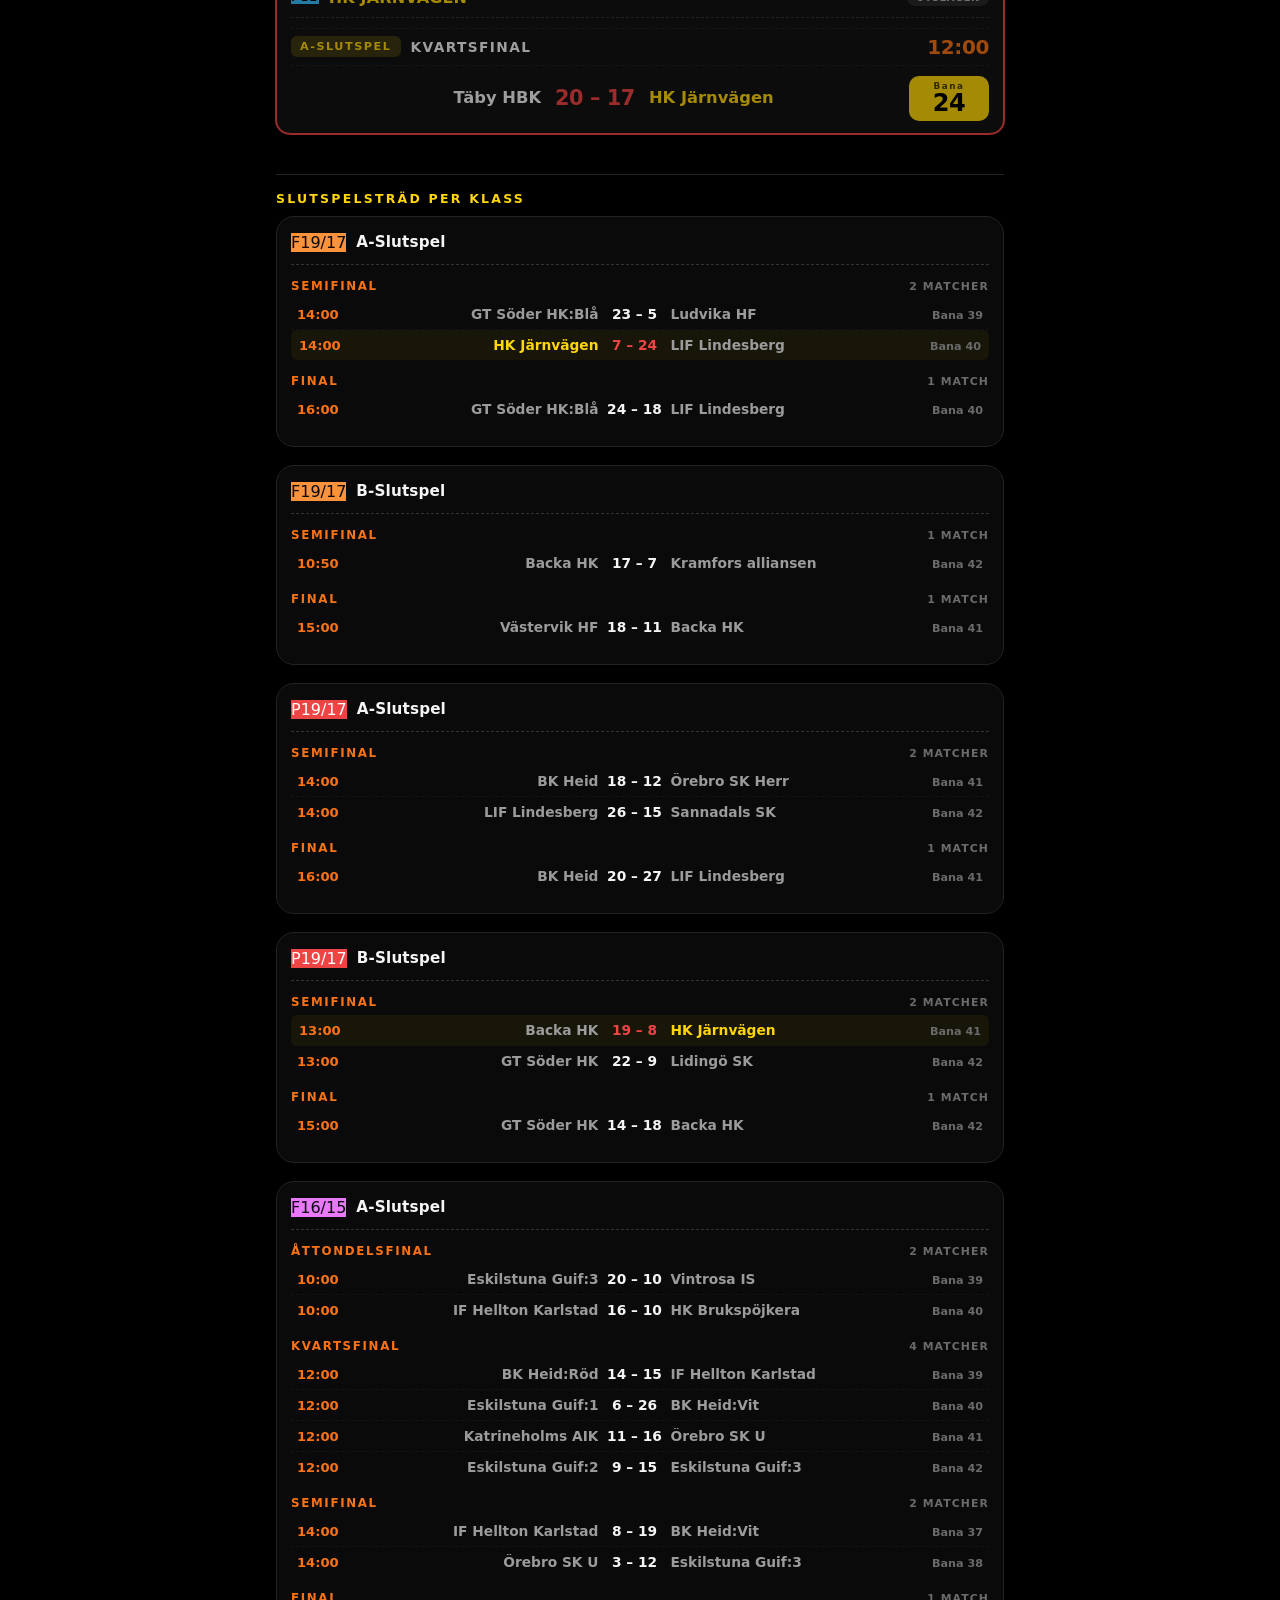
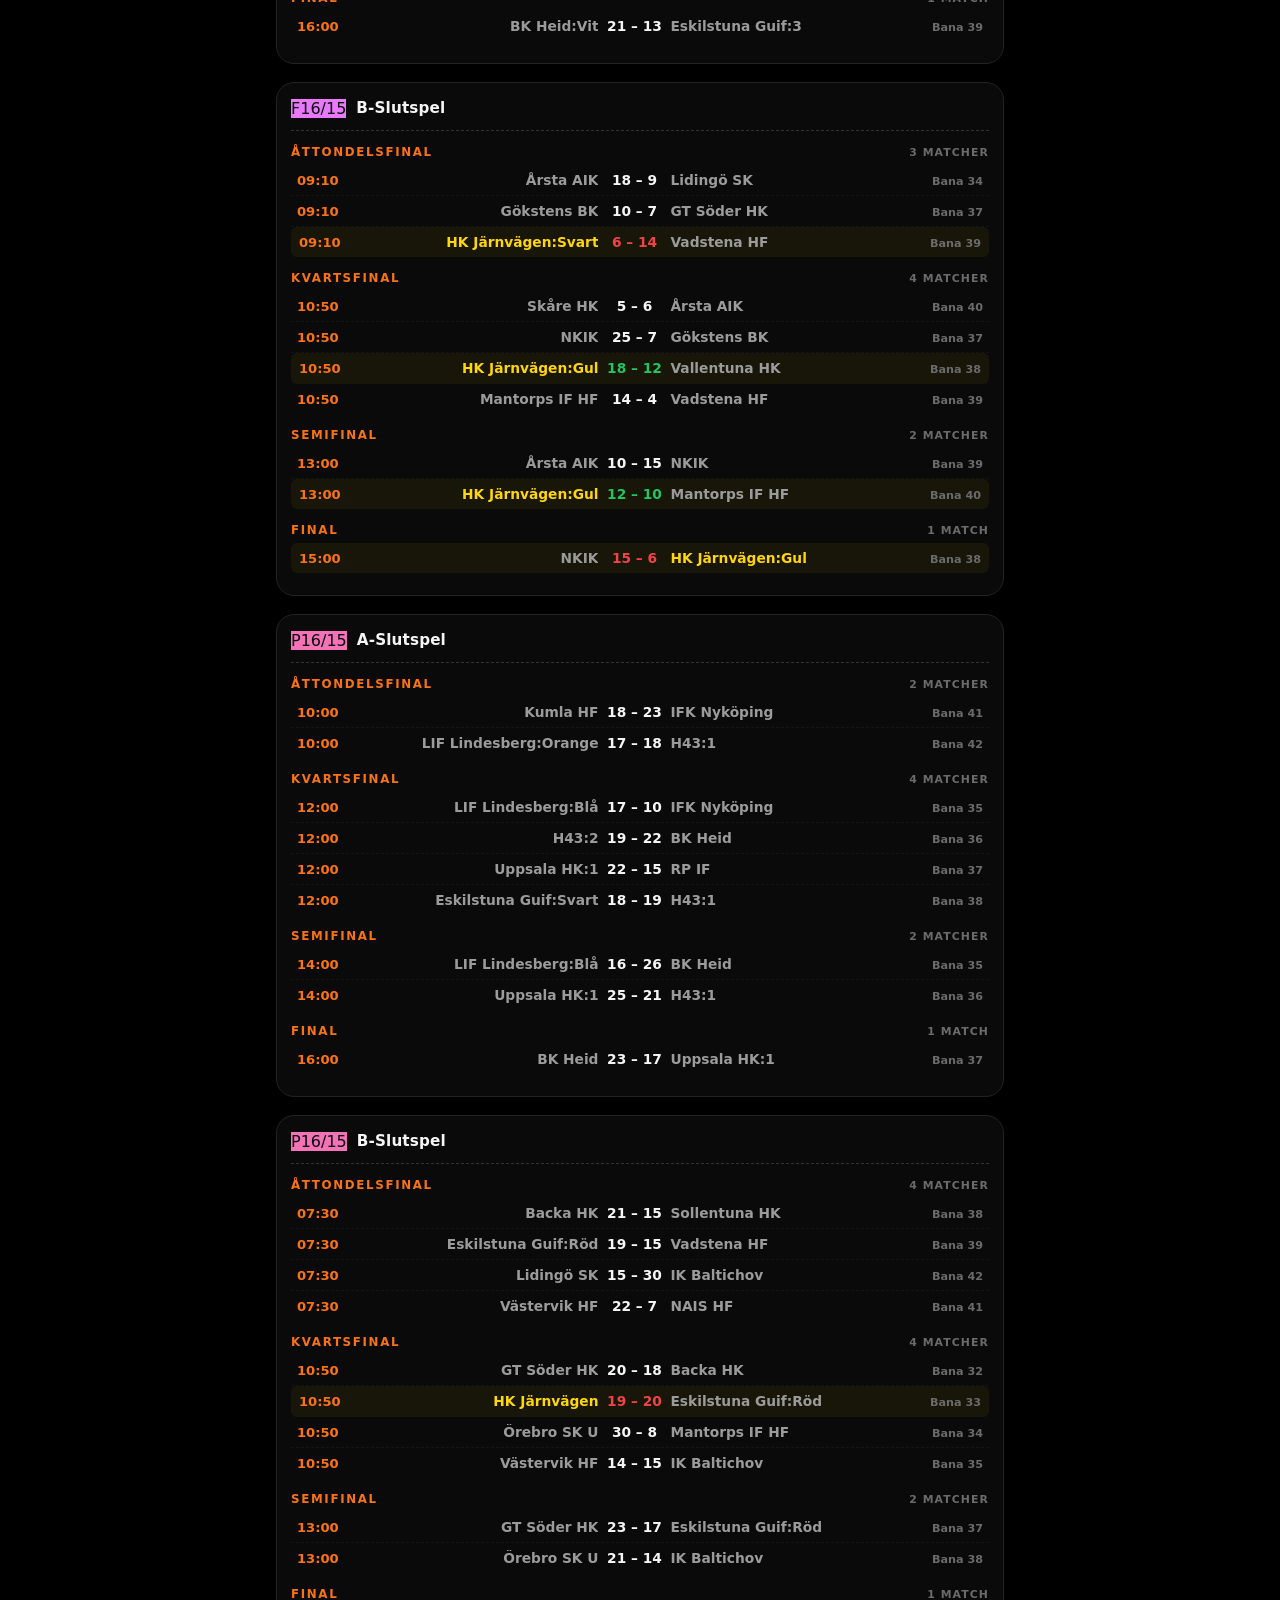
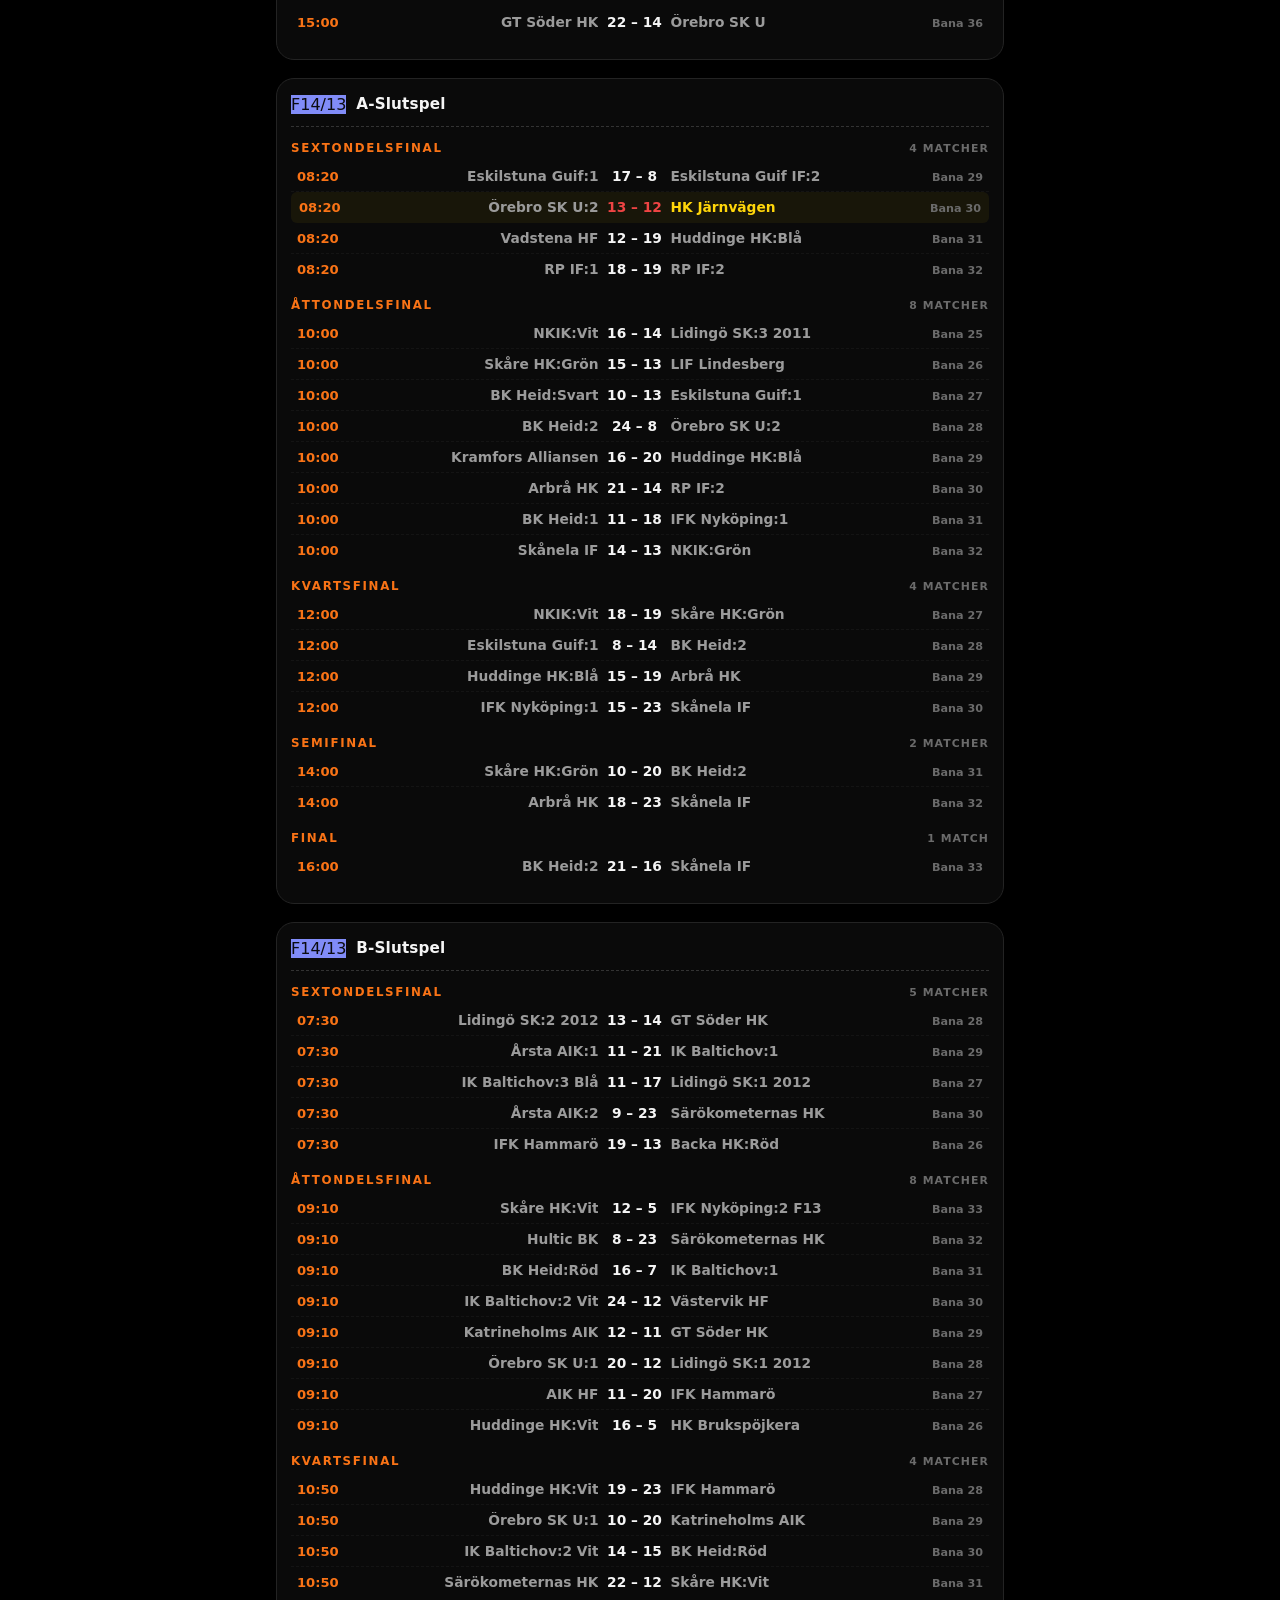
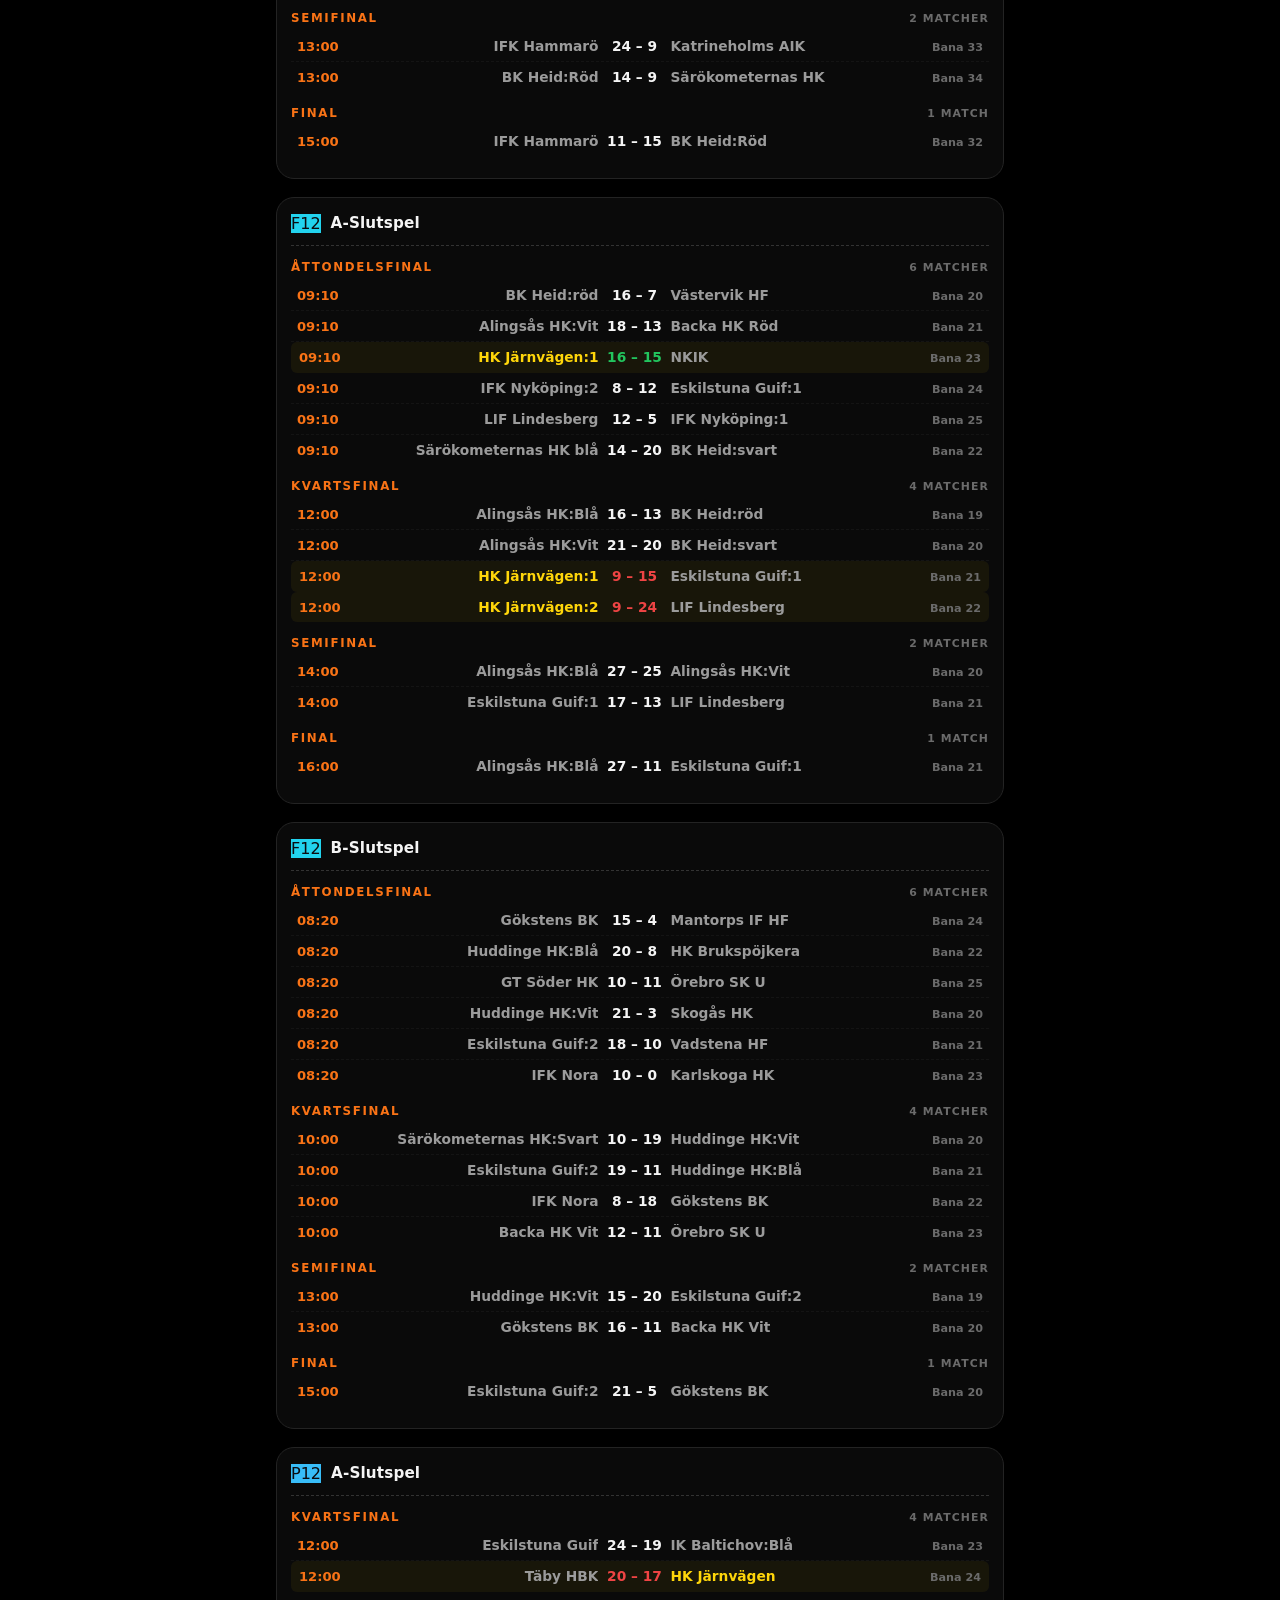
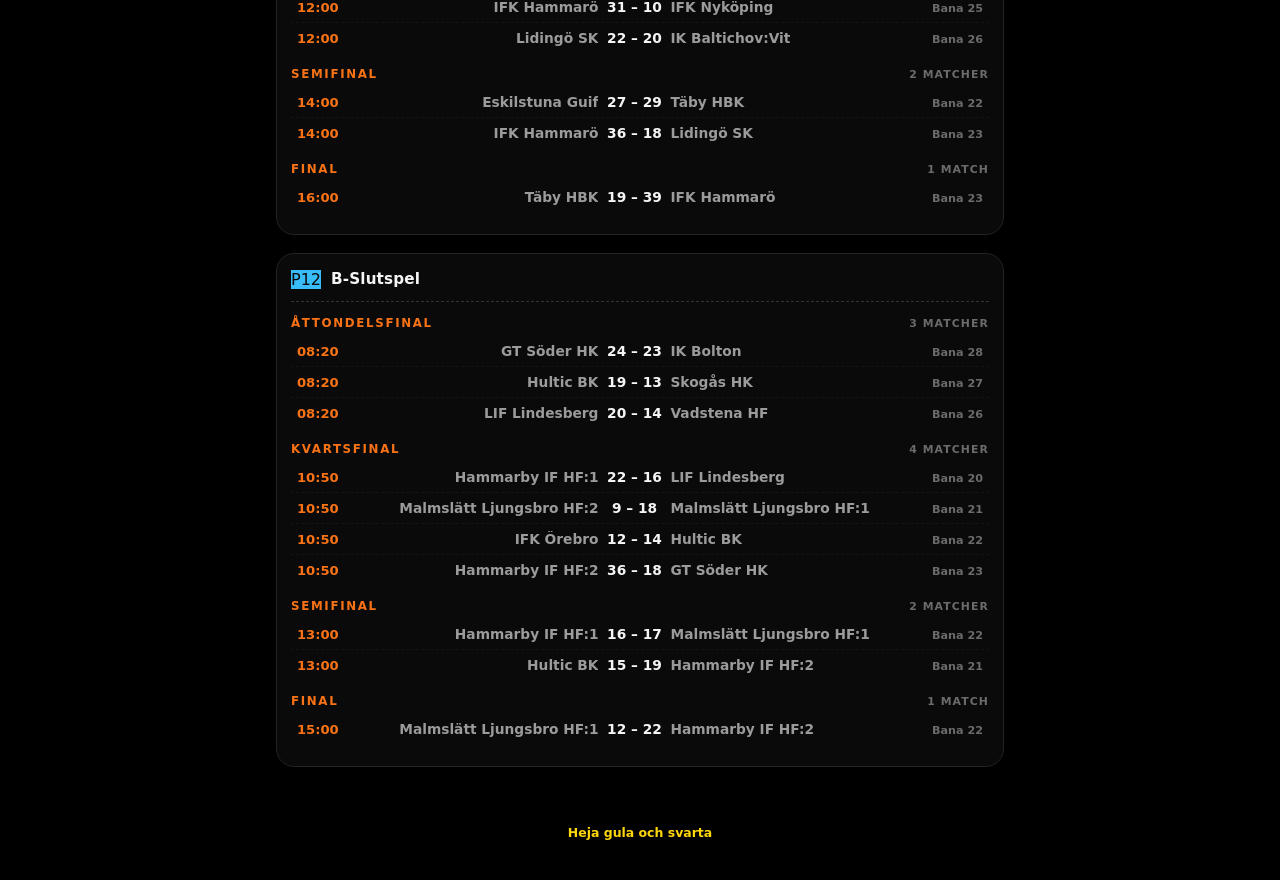
<file: site/slutspel.html>
<!doctype html>
<html lang="sv">
<head>
  <meta charset="utf-8">
  <meta name="viewport" content="width=device-width, initial-scale=1, maximum-scale=1, viewport-fit=cover">
  <meta name="theme-color" content="#0b0b0f">
  <title>Slutspel · JVC 2026</title>
  <link rel="stylesheet" href="styles.css">
</head>
<body>
  <header class="header">
    <div class="container">
      <div class="header-inner">
        <div class="brand">JVC <span class="accent">26</span></div>
        <div class="updated" id="updated">Laddar…</div>
      </div>
      <nav class="nav">
        <a href="index.html">Tidslinje</a>
        <a href="grupper.html">Grupper</a>
        <a href="slutspel.html" class="active">Slutspel</a>
      </nav>
    </div>
  </header>

  <main class="container">
    <section class="hero">
      <h1>Slutspel</h1>
      <div class="sub">HK Järnvägens lag i cup-slutspelen</div>
    </section>

    <div id="content"><div class="empty">Laddar…</div></div>
  </main>

  <footer class="footer">
    <div class="container"><span class="heja">Heja gula och svarta</span></div>
  </footer>

  <script src="teams.js"></script>
  <script src="app.js"></script>
  <script>
    (async function() {
      const content = JVC.$("#content");
      const updated = JVC.$("#updated");
      try {
        const [playoffs, meta] = await Promise.all([
          JVC.fetchJson("playoffs.json"),
          JVC.fetchJson("last_updated.json"),
        ]);
        updated.textContent = `Uppdaterad ${JVC.fmtRelative(meta.iso)}`;
        content.innerHTML = "";

        const teams = playoffs.teams || [];
        if (!teams.length) {
          content.innerHTML = '<div class="empty">Slutspelet publiceras under cupdagen.</div>';
          return;
        }

        const active = teams.filter(t => t.status === "ongoing" || t.status === "won_awaiting_next" || t.status === "champion");
        const eliminated = teams.filter(t => t.status === "eliminated" || t.status === "drew");

        function banaNumber(bana) {
          if (!bana) return null;
          const m = String(bana).match(/(\d+)/);
          return m ? m[1] : bana;
        }

        function renderTeam(t) {
          const klass = t.klass;
          const colors = window.JVC_TEAMS.classColor(klass);
          const lm = t.latest_match || {};
          const isElim = t.status === "eliminated" || t.status === "drew";
          const isChamp = t.status === "champion";

          // Bestäm outcome-färg om matchen är spelad
          let outcomeClass = "";
          if (lm.resultat) {
            const sc = JVC.parseScore(lm.resultat);
            if (sc) {
              const hk = lm.is_home ? sc.home : sc.away;
              const op = lm.is_home ? sc.away : sc.home;
              if (hk > op) outcomeClass = "is-win";
              else if (hk < op) outcomeClass = "is-loss";
              else outcomeClass = "is-draw";
            }
          }

          const card = JVC.el("div", {
            class: `match playoff-card ${isElim ? "is-loss" : outcomeClass}`.trim()
          });

          // Toppraden: klass-pill, HK-namn, status-badge
          const top = JVC.el("div", { class: "match-top" });
          top.appendChild(JVC.el("span", {
            class: "team-pill",
            text: klass,
            style: `background:${colors.bg};color:${colors.fg};`
          }));
          top.appendChild(JVC.el("span", { class: "playoff-team-name", text: `HK Järnvägen${t.squad ? " " + t.squad : ""}` }));
          if (isChamp) top.appendChild(JVC.el("span", { class: "badge champion", text: "🏆 MÄSTARE" }));
          else if (isElim) top.appendChild(JVC.el("span", { class: "badge done", text: "UTSLAGEN" }));
          else if (t.status === "won_awaiting_next") top.appendChild(JVC.el("span", { class: "badge next", text: "VIDARE" }));
          else top.appendChild(JVC.el("span", { class: "badge next", text: "NÄSTA" }));
          card.appendChild(top);

          // Rond + tid-rad
          const roundRow = JVC.el("div", { class: "playoff-round-row" });
          roundRow.appendChild(JVC.el("span", { class: "playoff-bracket", text: `${t.abcd}-Slutspel` }));
          roundRow.appendChild(JVC.el("span", { class: "playoff-round-label", text: t.current_round_label }));
          if (lm.tid) {
            roundRow.appendChild(JVC.el("span", { class: "playoff-tid", text: lm.tid }));
          }
          card.appendChild(roundRow);

          // Match-rad (samma struktur som index.html)
          const row = JVC.el("div", { class: "match-row" });
          row.appendChild(JVC.el("div", {
            class: `match-team home ${lm.is_home ? "hk" : ""}`.trim(),
            text: lm.hemmalag || "?"
          }));

          const vs = JVC.el("div", { class: "match-vs" });
          if (lm.resultat) {
            vs.classList.add(outcomeClass.replace("is-", ""));
            vs.textContent = lm.resultat.replace("-", " – ");
          } else {
            vs.textContent = "–";
          }
          row.appendChild(vs);

          row.appendChild(JVC.el("div", {
            class: `match-team away ${!lm.is_home ? "hk" : ""}`.trim(),
            text: lm.bortalag || "?"
          }));

          const banaNum = banaNumber(lm.bana);
          if (banaNum) {
            const gate = JVC.el("div", { class: "match-gate" });
            gate.appendChild(JVC.el("div", { class: "gate-label", text: "Bana" }));
            gate.appendChild(JVC.el("div", { class: "gate-num", text: banaNum }));
            row.appendChild(gate);
          } else {
            row.appendChild(JVC.el("div"));
          }
          card.appendChild(row);

          return card;
        }

        if (active.length) {
          content.appendChild(JVC.el("div", { class: "section-title", text: `${active.length} lag kvar i slutspelet` }));
          for (const t of active) content.appendChild(renderTeam(t));
        }
        if (eliminated.length) {
          content.appendChild(JVC.el("div", { class: "section-title elim-title", text: `Utslagna (${eliminated.length})` }));
          for (const t of eliminated) content.appendChild(renderTeam(t));
        }

        // ─── Slutspelsträd per klass ───
        const ROUND_ORDER = ["1/16", "1/8", "Kvart", "Semi", "Brons", "Final"];
        const ROUND_LABELS_LONG = {
          "1/16": "Sextondelsfinal",
          "1/8": "Åttondelsfinal",
          "Kvart": "Kvartsfinal",
          "Semi": "Semifinal",
          "Brons": "Bronsmatch",
          "Final": "Final"
        };

        function classAge(klass) {
          const ns = String(klass).match(/\d+/g) || [];
          return ns.length ? Math.max(...ns.map(Number)) : 0;
        }

        // Gruppera alla slutspelsmatcher per (klass, abcd)
        const allPlayoff = playoffs.all_matches || [];
        const byBracket = new Map();
        for (const m of allPlayoff) {
          const key = `${m.klass}|${m.abcd}`;
          if (!byBracket.has(key)) byBracket.set(key, []);
          byBracket.get(key).push(m);
        }
        // Sortera brackets: U19 → U12, A före B inom ålder
        const brackets = [...byBracket.keys()].sort((a, b) => {
          const [ka, aba] = a.split("|");
          const [kb, abb] = b.split("|");
          const ageDiff = classAge(kb) - classAge(ka);
          if (ageDiff !== 0) return ageDiff;
          if (ka !== kb) return ka.localeCompare(kb);
          return aba.localeCompare(abb);
        });

        if (brackets.length) {
          content.appendChild(JVC.el("div", { class: "section-title bracket-title", text: "Slutspelsträd per klass" }));
          for (const key of brackets) {
            const [klass, abcd] = key.split("|");
            const matches = byBracket.get(key);
            const colors = window.JVC_TEAMS.classColor(klass);
            const wrap = JVC.el("div", { class: "bracket" });

            const head = JVC.el("div", { class: "bracket-head" });
            head.appendChild(JVC.el("span", {
              class: "team-pill",
              text: klass,
              style: `background:${colors.bg};color:${colors.fg};`
            }));
            head.appendChild(JVC.el("span", { class: "bracket-label", text: `${abcd}-Slutspel` }));
            wrap.appendChild(head);

            // Gruppera matcher per rond
            const byRound = new Map();
            for (const m of matches) {
              const r = m.round_short || "?";
              if (!byRound.has(r)) byRound.set(r, []);
              byRound.get(r).push(m);
            }
            const sortedRounds = [...byRound.keys()].sort((a, b) => ROUND_ORDER.indexOf(a) - ROUND_ORDER.indexOf(b));

            for (const r of sortedRounds) {
              const roundWrap = JVC.el("div", { class: "bracket-round" });
              const roundHead = JVC.el("div", { class: "bracket-round-head" });
              roundHead.appendChild(JVC.el("span", { class: "bracket-round-name", text: ROUND_LABELS_LONG[r] || r }));
              roundHead.appendChild(JVC.el("span", { class: "bracket-round-count", text: `${byRound.get(r).length} match${byRound.get(r).length > 1 ? "er" : ""}` }));
              roundWrap.appendChild(roundHead);

              const ms = byRound.get(r).slice().sort((a, b) => (a.iso_start || "").localeCompare(b.iso_start || ""));
              for (const m of ms) {
                const hkHome = /järnvägen/i.test(m.hemmalag || "");
                const hkAway = /järnvägen/i.test(m.bortalag || "");
                const isHk = hkHome || hkAway;

                // Outcome ur HK:s perspektiv (om HK är inblandad), annars neutral
                let scoreClass = "pending";
                if (m.resultat) {
                  const sc = JVC.parseScore(m.resultat);
                  if (sc) {
                    if (isHk) {
                      const hk = hkHome ? sc.home : sc.away;
                      const op = hkHome ? sc.away : sc.home;
                      scoreClass = hk > op ? "win" : hk < op ? "loss" : "draw";
                    } else {
                      scoreClass = "neutral";
                    }
                  }
                }
                const score = m.resultat ? m.resultat.replace("-", " – ") : "–";
                const isPlaceholder = (s) => /^vinn\.|^\d:an från|^förl\./i.test(s || "");

                const row = JVC.el("div", { class: `bracket-match ${isHk ? "is-hk" : ""}` });
                row.innerHTML = `
                  <span class="bm-tid">${m.tid || ""}</span>
                  <span class="bm-team home ${hkHome ? "hk" : ""} ${isPlaceholder(m.hemmalag) ? "ph" : ""}">${m.hemmalag || "?"}</span>
                  <span class="bm-score ${scoreClass}">${score}</span>
                  <span class="bm-team away ${hkAway ? "hk" : ""} ${isPlaceholder(m.bortalag) ? "ph" : ""}">${m.bortalag || "?"}</span>
                  <span class="bm-bana">${m.bana || ""}</span>
                `;
                roundWrap.appendChild(row);
              }
              wrap.appendChild(roundWrap);
            }
            content.appendChild(wrap);
          }
        }
      } catch (e) {
        console.error(e);
        content.innerHTML = `<div class="empty">Kunde inte ladda data.<br><small>${e.message}</small></div>`;
      }
    })();
  </script>
</body>
</html>
</file>
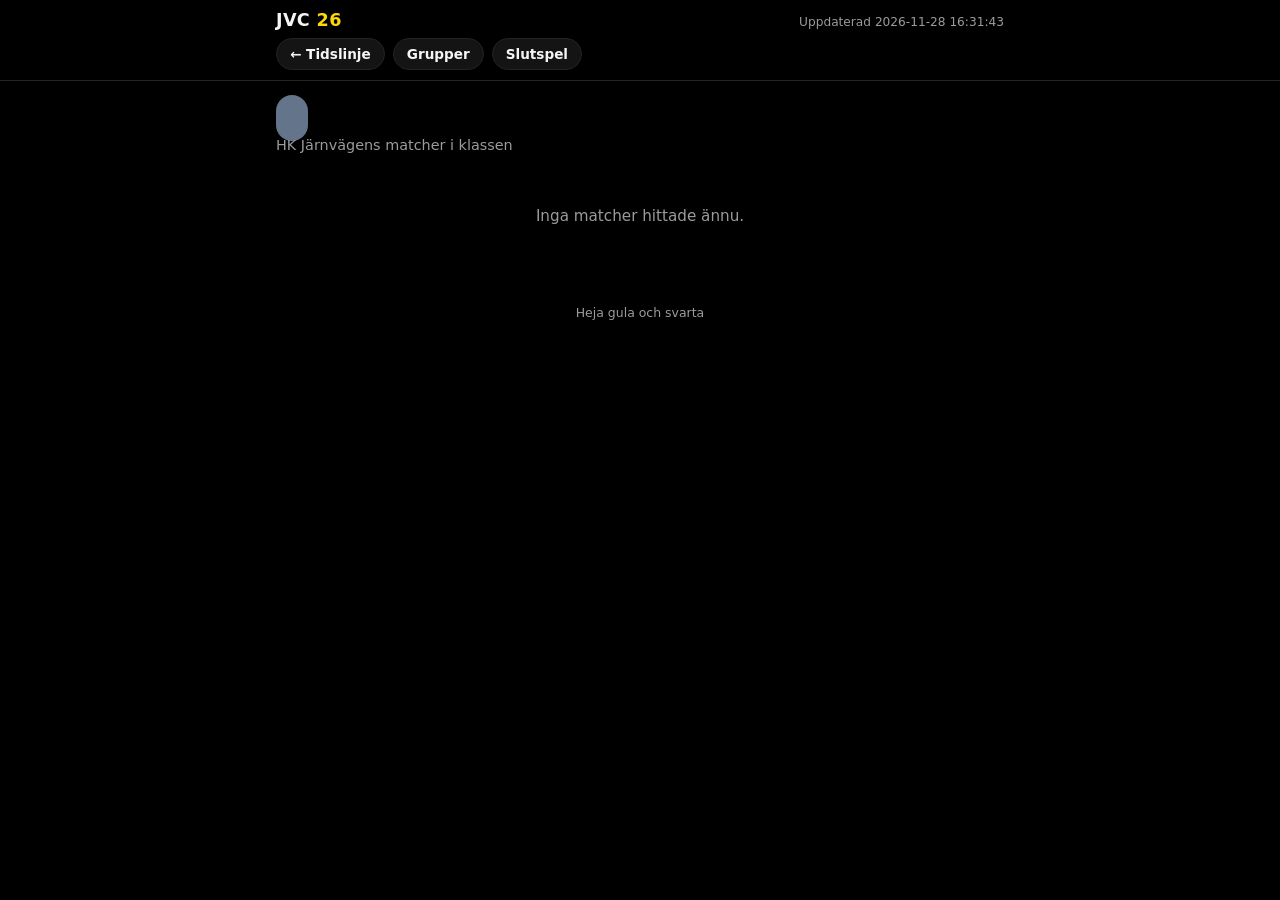
<file: site/team.html>
<!doctype html>
<html lang="sv">
<head>
  <meta charset="utf-8">
  <meta name="viewport" content="width=device-width, initial-scale=1, maximum-scale=1, viewport-fit=cover">
  <meta name="theme-color" content="#0b0b0f">
  <title>Klass · JVC 2026</title>
  <link rel="stylesheet" href="styles.css">
</head>
<body>
  <header class="header">
    <div class="container">
      <div class="header-inner">
        <div class="brand">JVC <span class="accent">26</span></div>
        <div class="updated" id="updated">Laddar…</div>
      </div>
      <nav class="nav">
        <a href="index.html">← Tidslinje</a>
        <a href="grupper.html">Grupper</a>
        <a href="slutspel.html">Slutspel</a>
      </nav>
    </div>
  </header>

  <main class="container">
    <section class="hero">
      <h1 id="title">Klass</h1>
      <div class="sub" id="sub"></div>
    </section>

    <div id="timeline"></div>
    <div id="groups"></div>
  </main>

  <footer class="footer">
    <div class="container">Heja gula och svarta</div>
  </footer>

  <script src="teams.js"></script>
  <script src="app.js"></script>
  <script>
    (async function() {
      const params = new URLSearchParams(window.location.search);
      const klass = params.get("klass") || "";
      JVC.$("#title").textContent = klass || "Klass";
      const color = window.JVC_TEAMS.classColor(klass);
      JVC.$("#title").innerHTML = `<span class="badge" style="background:${color.bg};color:${color.fg};font-size:1.6rem;padding:8px 16px;">${klass}</span>`;
      JVC.$("#sub").textContent = "HK Järnvägens matcher i klassen";

      const timelineEl = JVC.$("#timeline");
      const groupsEl = JVC.$("#groups");
      const updated = JVC.$("#updated");

      try {
        const [data, groups, meta] = await Promise.all([
          JVC.fetchJson("matches.json"),
          JVC.fetchJson("groups.json"),
          JVC.fetchJson("last_updated.json"),
        ]);
        updated.textContent = `Uppdaterad ${JVC.fmtRelative(meta.iso)}`;

        const klassMatches = (data.matches || []).filter(m => m.klass === klass);
        JVC.renderTimeline(timelineEl, klassMatches);

        const klassGroups = (groups.classes || []).find(c => c.klass === klass);
        if (klassGroups && klassGroups.groups && klassGroups.groups.length) {
          const title = JVC.el("div", { class: "section-title", text: "Gruppställning" });
          groupsEl.appendChild(title);
          for (const g of klassGroups.groups) {
            const card = JVC.el("div", { class: "standings" });
            card.appendChild(JVC.el("h3", { text: `Grupp ${g.grupp}` }));
            if (!g.table || !g.table.length) {
              card.appendChild(JVC.el("div", { class: "empty", text: "Inga ställningar än." }));
            } else {
              const tbl = JVC.el("table");
              tbl.innerHTML = `<thead><tr><th>Lag</th><th>Sp</th><th>V</th><th>O</th><th>F</th><th>Mål</th><th>P</th></tr></thead>`;
              const tb = JVC.el("tbody");
              for (const r of g.table) {
                const tr = JVC.el("tr");
                if (/järnvägen/i.test(r.lag || "")) tr.classList.add("is-hk");
                tr.innerHTML = `<td>${r.lag}</td><td>${r.antal_spelade}</td><td>${r.vinster}</td><td>${r.oavgjorda}</td><td>${r.forluster}</td><td>${r.mal}</td><td>${r.poang}</td>`;
                tb.appendChild(tr);
              }
              tbl.appendChild(tb);
              card.appendChild(tbl);
            }
            groupsEl.appendChild(card);
          }
        }
      } catch (e) {
        console.error(e);
        timelineEl.innerHTML = `<div class="empty">Kunde inte ladda data.<br><small>${e.message}</small></div>`;
      }
    })();
  </script>
</body>
</html>
</file>
<file: site/styles.css>
:root {
  --bg: #000000;
  --bg-elevated: #0d0d0d;
  --bg-card: #141414;
  --bg-card-hover: #1c1c1c;
  --bg-day: #0a0a0a;
  --border: #232323;
  --border-strong: #333333;
  --text: #f5f5f5;
  --text-dim: #9b9b9b;
  --text-very-dim: #6b6b6b;

  /* Klubbgul */
  --hk-yellow: #ffd60a;
  --hk-yellow-hover: #ffe14a;
  --hk-yellow-dim: rgba(255, 214, 10, 0.18);

  /* Status */
  --live: #ef4444;
  --time: #f97316; /* alltid orange */
  --next: var(--hk-yellow);
}

* { box-sizing: border-box; }
html, body {
  background: var(--bg); color: var(--text);
  margin: 0; padding: 0;
  font-family: -apple-system, BlinkMacSystemFont, "Segoe UI", Inter, system-ui, sans-serif;
  -webkit-font-smoothing: antialiased;
  -webkit-tap-highlight-color: transparent;
}
a { color: inherit; text-decoration: none; }

.container { max-width: 760px; margin: 0 auto; padding: 0 16px; }

/* HEADER */
.header {
  position: sticky; top: 0; z-index: 20;
  background: rgba(0, 0, 0, 0.92);
  backdrop-filter: blur(14px);
  -webkit-backdrop-filter: blur(14px);
  border-bottom: 1px solid var(--border);
  padding: 10px 0;
}
.header-inner { display: flex; justify-content: space-between; align-items: baseline; gap: 12px; }
.brand { font-weight: 900; font-size: 1.1rem; letter-spacing: 0.02em; }
.brand .accent { color: var(--hk-yellow); }
.updated { font-size: 0.76rem; color: var(--text-dim); transition: color 0.2s ease; }
.updated.stale { color: var(--live); font-weight: 700; }
.nav { display: flex; gap: 8px; padding: 8px 0 0; overflow-x: auto; -ms-overflow-style: none; scrollbar-width: none; }
.nav::-webkit-scrollbar { display: none; }
.nav a {
  padding: 7px 13px; border-radius: 999px;
  background: var(--bg-card); border: 1px solid var(--border);
  font-size: 0.85rem; font-weight: 600; white-space: nowrap;
}
.nav a.active { background: var(--hk-yellow); color: #000; border-color: var(--hk-yellow); }

/* HERO — tight, ingen onödig dubblering */
.hero { padding: 22px 0 14px; }
.hero h1 {
  font-size: 1.65rem; line-height: 1.15; margin: 0 0 4px;
  letter-spacing: -0.01em; font-weight: 800;
}
.hero h1 .yellow { color: var(--hk-yellow); }
.hero .sub { color: var(--text-dim); font-size: 0.9rem; }

/* NÄSTA-banner — klubbgul, svart text */
.next-banner {
  background: linear-gradient(135deg, var(--hk-yellow) 0%, #ffaa00 100%);
  color: #000;
  padding: 18px 18px 16px;
  border-radius: 16px;
  margin: 14px 0 28px;
  font-weight: 700;
  display: flex; flex-direction: column; gap: 8px;
  box-shadow: 0 10px 32px -8px rgba(255, 214, 10, 0.35);
}
.next-banner:empty { display: none; }
.next-banner .label {
  font-size: 0.7rem; text-transform: uppercase; letter-spacing: 0.18em;
  font-weight: 800; opacity: 0.7;
}
.next-banner .when {
  font-size: 1.3rem; font-weight: 900; line-height: 1.1;
  letter-spacing: -0.01em; text-transform: capitalize;
}
.next-banner .next-list { display: flex; flex-direction: column; gap: 6px; margin-top: 2px; }
.next-banner .next-row {
  display: grid;
  grid-template-columns: auto 1fr auto;
  gap: 10px;
  align-items: baseline;
  padding: 9px 11px;
  background: rgba(0, 0, 0, 0.14);
  border-radius: 10px;
  font-size: 0.95rem;
  font-weight: 600;
}
.next-banner .next-team { font-weight: 900; letter-spacing: 0.01em; white-space: nowrap; }
.next-banner .next-versus {
  font-weight: 600; opacity: 0.88;
  min-width: 0; overflow: hidden; text-overflow: ellipsis; white-space: nowrap;
}
.next-banner .next-bana { font-weight: 800; opacity: 0.82; white-space: nowrap; }

/* DAG-SEKTION */
.day-section {
  margin: 24px 0 8px;
  padding: 18px 16px 6px;
  border: 1px solid var(--border);
  border-radius: 18px;
  background: var(--bg-day);
}
.day-section.live-section {
  border-color: var(--live);
  box-shadow: 0 0 0 1px var(--live) inset, 0 8px 32px -10px rgba(239, 68, 68, 0.35);
  background: linear-gradient(180deg, rgba(239, 68, 68, 0.12), var(--bg-day) 40%);
}
.day-section.done-day { opacity: 0.72; }

.day-header {
  display: flex; justify-content: space-between; align-items: baseline;
  border-bottom: 1px solid var(--border);
  padding-bottom: 12px;
  margin-bottom: 16px;
}
.day-header.live .day-name { color: var(--live); }
.day-name { font-size: 1.1rem; font-weight: 800; letter-spacing: 0.01em; text-transform: capitalize; }
.day-count { font-size: 0.74rem; color: var(--text-dim); text-transform: uppercase; letter-spacing: 0.12em; font-weight: 700; }

/* TIDSLOT — tid som horisontell rubrik ÖVER matcherna */
.time-slot { margin: 0 0 22px; }
.time-head {
  display: flex; align-items: baseline; gap: 12px;
  padding: 6px 4px 8px;
  border-bottom: 1px dashed var(--border-strong);
  margin-bottom: 10px;
}
.time-big {
  font-size: 1.6rem; font-weight: 900;
  letter-spacing: -0.02em; line-height: 1;
  color: var(--time);
}
.clash-note {
  font-size: 0.66rem; text-transform: uppercase; letter-spacing: 0.14em;
  color: var(--text-dim); font-weight: 800;
}
.time-cards { display: flex; flex-direction: column; gap: 8px; min-width: 0; }

/* MATCH-KORT (A4-layout: matchup-rad + bana-gate) */
.match {
  background: var(--bg-card);
  border: 1px solid var(--border);
  border-radius: 14px;
  padding: 12px 14px;
  display: flex; flex-direction: column; gap: 10px;
  transition: background 0.15s ease, border-color 0.15s ease;
}
.match:hover { background: var(--bg-card-hover); }
.match.is-live { border-color: var(--live); box-shadow: 0 0 0 1px var(--live), 0 6px 24px -8px rgba(239, 68, 68, 0.4); }
.match.is-next { border-color: var(--hk-yellow); box-shadow: 0 0 0 1px var(--hk-yellow); }
.match.is-win { border-color: #22c55e; box-shadow: 0 0 0 1px #22c55e; }
.match.is-loss { border-color: var(--live); box-shadow: 0 0 0 1px var(--live); }
.match.is-draw { border-color: #ffffff; box-shadow: 0 0 0 1px #ffffff; }

.match-top {
  display: flex; align-items: center; gap: 10px;
  font-size: 0.68rem; text-transform: uppercase; letter-spacing: 0.14em;
  font-weight: 800;
  padding-bottom: 10px;
  border-bottom: 1.5px dashed var(--border-strong);
}
.match-class { color: var(--hk-yellow); font-weight: 900; }
.match-grupp { color: var(--text-dim); }
.match-top .badge { margin-left: auto; }

.match-row {
  display: grid;
  grid-template-columns: minmax(0, 1fr) auto minmax(0, 1fr) 80px;
  gap: 10px; align-items: center;
}
.match-team {
  font-size: 1.02rem; font-weight: 800; line-height: 1.2;
  overflow: hidden; text-overflow: ellipsis;
}
.match-team.home { text-align: right; }
.match-team.away { text-align: left; }
.match-team.hk { color: var(--hk-yellow); }

.match-vs {
  font-size: 1.3rem; font-weight: 900;
  color: var(--text-very-dim);
  letter-spacing: -0.02em;
  white-space: nowrap;
  padding: 0 4px;
}
.match-vs.win { color: #22c55e; }
.match-vs.loss { color: var(--live); }
.match-vs.draw { color: var(--hk-yellow); }
.match-vs.live-pulse {
  color: var(--live);
  font-size: 0.95rem;
  text-transform: uppercase;
  letter-spacing: 0.08em;
  animation: pulse 1.4s ease-in-out infinite;
}

.match-gate {
  background: var(--hk-yellow);
  color: #000;
  border-radius: 10px;
  padding: 6px 4px;
  display: flex; flex-direction: column; align-items: center;
  line-height: 1;
}
.match-gate .gate-label { font-size: 0.55rem; font-weight: 800; letter-spacing: 0.18em; opacity: 0.7; }
.match-gate .gate-num { font-size: 1.5rem; font-weight: 900; letter-spacing: -0.02em; }

.badge { padding: 3px 9px; border-radius: 999px; font-weight: 800; font-size: 0.62rem; letter-spacing: 0.06em; white-space: nowrap; }
.badge.live { background: var(--live); color: #fff; animation: pulse 1.4s ease-in-out infinite; }
.badge.next { background: var(--hk-yellow); color: #000; }
.badge.done { background: #2a2a2a; color: #b0b0b0; }

.empty {
  text-align: center; color: var(--text-dim);
  padding: 40px 0; font-size: 0.95rem;
}

.footer { padding: 40px 0; text-align: center; color: var(--text-dim); font-size: 0.78rem; }
.footer .heja { color: var(--hk-yellow); font-weight: 700; }

.section-title { font-size: 0.78rem; text-transform: uppercase; letter-spacing: 0.18em; color: var(--text-dim); margin: 28px 0 10px; font-weight: 700; }

/* Tabeller (grupper/slutspel) */
.standings { background: var(--bg-card); border: 1px solid var(--border); border-radius: 12px; padding: 14px; margin: 10px 0; overflow-x: auto; }
.standings h3 { margin: 0 0 10px; font-size: 1rem; }
.standings table { width: 100%; border-collapse: collapse; font-size: 0.88rem; }
.standings th, .standings td { padding: 8px 6px; text-align: right; border-bottom: 1px solid var(--border); }
.standings th:first-child, .standings td:first-child { text-align: left; }
.standings tr.is-hk td { color: var(--hk-yellow); font-weight: 700; }

/* Matcher i gruppspels-vyn */
.group-matches { margin-top: 14px; padding-top: 12px; border-top: 1px solid var(--border); }
.group-matches-title {
  font-size: 0.7rem; text-transform: uppercase; letter-spacing: 0.14em;
  color: var(--text-dim); font-weight: 800; margin: 0 0 8px;
}
.group-match {
  display: grid;
  grid-template-columns: 44px minmax(0, 1fr) auto minmax(0, 1fr);
  gap: 10px;
  align-items: baseline;
  padding: 7px 4px;
  border-bottom: 1px dashed rgba(255,255,255,0.04);
  font-size: 0.86rem;
}
.group-match:last-child { border-bottom: none; }
.gm-tid { color: var(--time); font-weight: 800; font-variant-numeric: tabular-nums; }
.gm-team {
  color: var(--text-dim); font-weight: 600;
  overflow: hidden; text-overflow: ellipsis; white-space: nowrap;
}
.gm-team:first-of-type { text-align: right; }
.gm-team.hk { color: var(--hk-yellow); font-weight: 800; }
.gm-score {
  font-weight: 900; font-variant-numeric: tabular-nums;
  min-width: 56px; text-align: center;
}
.gm-score.pending { color: var(--text-very-dim); font-weight: 600; }
.gm-score.win { color: #22c55e; }
.gm-score.loss { color: var(--live); }
.gm-score.draw { color: var(--hk-yellow); }
.gm-score.neutral { color: var(--text); }

@media (max-width: 480px) {
  .group-match { grid-template-columns: 38px minmax(0, 1fr) auto minmax(0, 1fr); gap: 6px; font-size: 0.8rem; padding: 6px 2px; }
  .gm-score { min-width: 48px; }
}

/* SLUTSPELS-KORT — använder match-card-stommen + extra ron-rad ovanför matchen */
.match.playoff-card {
  margin: 10px 0;
  gap: 10px;
}
.match.playoff-card.is-loss { opacity: 0.65; }

.playoff-team-name {
  font-size: 1rem; font-weight: 900; color: var(--hk-yellow);
  letter-spacing: 0.01em;
  flex: 1;
  overflow: hidden; text-overflow: ellipsis; white-space: nowrap;
}

.playoff-round-row {
  display: flex; align-items: center; gap: 10px; flex-wrap: wrap;
  padding: 6px 0;
  border-top: 1px dashed var(--border);
  border-bottom: 1px dashed var(--border);
}
.playoff-bracket {
  background: rgba(255, 214, 10, 0.18);
  color: var(--hk-yellow);
  padding: 4px 9px; border-radius: 6px;
  font-size: 0.7rem; font-weight: 900;
  letter-spacing: 0.14em; text-transform: uppercase;
}
.playoff-round-label {
  font-size: 0.86rem; font-weight: 800;
  color: var(--text);
  text-transform: uppercase; letter-spacing: 0.1em;
}
.playoff-round-row .playoff-tid {
  margin-left: auto;
  font-size: 1.25rem; font-weight: 900;
  color: var(--time);
  letter-spacing: -0.02em;
  font-variant-numeric: tabular-nums;
}

.badge.champion {
  background: linear-gradient(135deg, #ffd60a, #ffaa00);
  color: #000;
  box-shadow: 0 0 12px rgba(255, 214, 10, 0.5);
}

.section-title.elim-title { color: var(--text-very-dim); margin-top: 32px; }

@media (max-width: 480px) {
  .playoff-team-name { font-size: 0.95rem; }
  .playoff-round-row .playoff-tid { font-size: 1.1rem; }
  .playoff-bracket { font-size: 0.62rem; padding: 3px 7px; letter-spacing: 0.1em; }
  .playoff-round-label { font-size: 0.78rem; }
}

/* ─── SLUTSPELSTRÄD per klass ─── */
.section-title.bracket-title {
  margin-top: 40px;
  border-top: 1px solid var(--border);
  padding-top: 16px;
  color: var(--hk-yellow);
}

.bracket {
  background: var(--bg-day);
  border: 1px solid var(--border);
  border-radius: 18px;
  padding: 16px 14px;
  margin: 10px 0 18px;
}
.bracket-head {
  display: flex; align-items: center; gap: 10px;
  padding-bottom: 12px;
  border-bottom: 1px dashed var(--border-strong);
  margin-bottom: 12px;
}
.bracket-label {
  font-size: 0.95rem;
  font-weight: 900;
  color: var(--text);
  letter-spacing: 0.01em;
}
.bracket-round {
  margin: 14px 0 6px;
}
.bracket-round-head {
  display: flex; justify-content: space-between; align-items: baseline;
  margin: 0 0 6px;
}
.bracket-round-name {
  font-size: 0.74rem; font-weight: 900;
  color: var(--time);
  text-transform: uppercase; letter-spacing: 0.14em;
}
.bracket-round-count {
  font-size: 0.68rem; color: var(--text-very-dim);
  text-transform: uppercase; letter-spacing: 0.1em; font-weight: 700;
}
.bracket-match {
  display: grid;
  grid-template-columns: 40px minmax(0, 1fr) auto minmax(0, 1fr) auto;
  gap: 8px;
  align-items: baseline;
  padding: 7px 6px;
  border-bottom: 1px dashed rgba(255,255,255,0.04);
  font-size: 0.86rem;
}
.bracket-match:last-child { border-bottom: none; }
.bracket-match.is-hk {
  background: rgba(255, 214, 10, 0.06);
  border-radius: 6px;
  border-bottom-color: transparent;
  padding-left: 8px; padding-right: 8px;
}
.bm-tid {
  font-family: inherit;
  font-weight: 800; color: var(--time);
  font-variant-numeric: tabular-nums;
  font-size: 0.82rem;
}
.bm-team {
  font-weight: 600; color: var(--text-dim);
  overflow: hidden; text-overflow: ellipsis; white-space: nowrap;
}
.bm-team.home { text-align: right; }
.bm-team.away { text-align: left; }
.bm-team.hk { color: var(--hk-yellow); font-weight: 800; }
.bm-team.ph { color: var(--text-very-dim); font-style: italic; }
.bm-score {
  font-weight: 900; font-variant-numeric: tabular-nums;
  min-width: 56px; text-align: center;
}
.bm-score.pending { color: var(--text-very-dim); font-weight: 600; }
.bm-score.win { color: #22c55e; }
.bm-score.loss { color: var(--live); }
.bm-score.draw { color: var(--hk-yellow); }
.bm-score.neutral { color: var(--text); }
.bm-bana {
  font-size: 0.7rem; font-weight: 700;
  color: var(--text-very-dim);
  white-space: nowrap;
}

@media (max-width: 480px) {
  .bracket { padding: 14px 10px; border-radius: 14px; }
  .bracket-match {
    grid-template-columns: 36px minmax(0, 1fr) auto minmax(0, 1fr);
    gap: 6px;
    font-size: 0.8rem;
    padding: 6px 4px;
  }
  .bm-bana { display: none; }  /* sparar bredd på smal mobil */
  .bm-score { min-width: 48px; }
}

@keyframes pulse {
  0%, 100% { opacity: 1; transform: scale(1); }
  50% { opacity: 0.55; transform: scale(0.94); }
}

/* TABLET — 600px */
@media (max-width: 600px) {
  .container { padding: 0 12px; }
  .hero h1 { font-size: 1.5rem; }
  .day-section { padding: 14px 12px 4px; border-radius: 14px; }
  .time-big { font-size: 1.4rem; }
  .clash-note { font-size: 0.62rem; }
  .match { padding: 11px 12px; gap: 9px; }
  .match-top { padding-bottom: 8px; }
  .match-row { grid-template-columns: minmax(0, 1fr) auto minmax(0, 1fr) 64px; gap: 8px; }
  .match-team { font-size: 0.94rem; }
  .match-vs { font-size: 1.15rem; padding: 0 2px; }
  .match-vs.live-pulse { font-size: 0.85rem; }
  .match-gate { padding: 5px 3px; border-radius: 8px; }
  .match-gate .gate-num { font-size: 1.3rem; }
  .next-banner { padding: 16px 14px; }
  .next-banner .when { font-size: 1.15rem; }
  .next-banner .next-row { font-size: 0.9rem; padding: 8px 10px; }
}

/* SMÅMOBIL — 380px */
@media (max-width: 380px) {
  .container { padding: 0 10px; }
  .time-big { font-size: 1.25rem; }
  .match-row { grid-template-columns: minmax(0, 1fr) auto minmax(0, 1fr) 56px; gap: 6px; }
  .match-team { font-size: 0.88rem; }
  .match-vs { font-size: 1.05rem; }
  .match-gate .gate-num { font-size: 1.15rem; }
  .next-banner .next-row {
    grid-template-columns: auto 1fr;
    row-gap: 4px;
  }
  .next-banner .next-bana { grid-column: 2; justify-self: start; }
}
</file>
